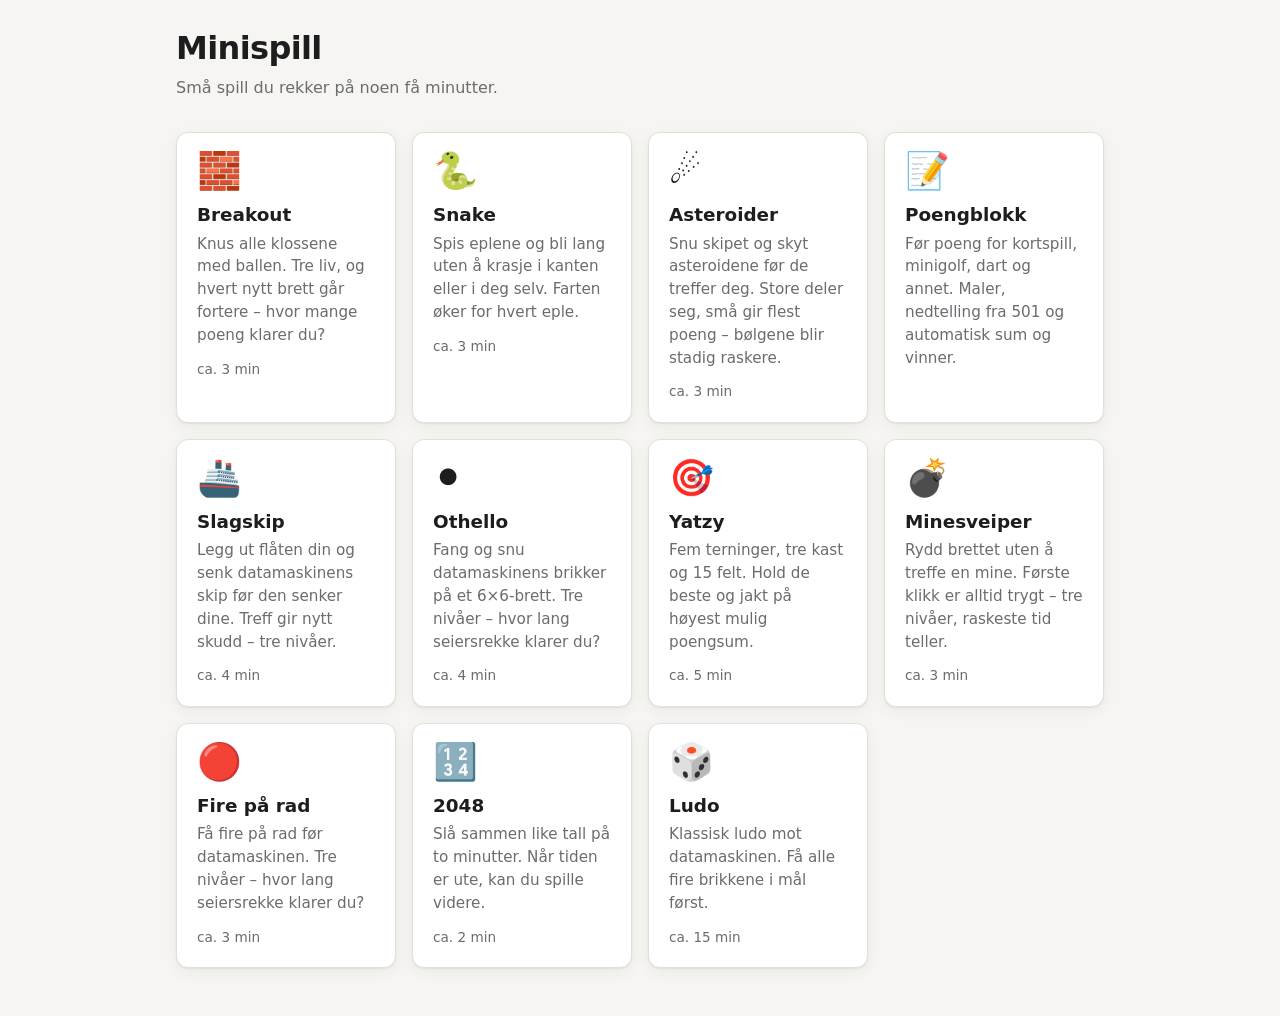
<file: index.html>
<!doctype html>
<html lang="nb">
<head>
  <meta charset="utf-8">
  <meta name="viewport" content="width=device-width, initial-scale=1">
  <title>Minispill</title>
  <link rel="stylesheet" href="shared/style.css">
</head>
<body>
  <main class="container">
    <h1>Minispill</h1>
    <p class="subtitle">Små spill du rekker på noen få minutter.</p>
    <div id="games" class="game-grid"></div>
  </main>

  <script src="shared/common.js"></script>
  <script src="games/registry.js"></script>
  <script>
    (function () {
      const root = document.getElementById("games");
      const games = window.GAMES || [];

      if (games.length === 0) {
        root.outerHTML =
          '<div class="empty">Ingen spill ennå. Kopier <code>games/_mal/</code> for å lage det første.</div>';
        return;
      }

      for (const g of games) {
        const a = document.createElement("a");
        a.className = "game-card";
        a.href = "games/" + g.id + "/";

        const best = Common.getBest(g.id);
        const meta = [];
        if (g.minutes) meta.push("ca. " + g.minutes + " min");
        if (best !== null) meta.push("Rekord: " + best);

        a.innerHTML =
          '<div class="emoji"></div><h2></h2><p></p><div class="meta"></div>';
        a.querySelector(".emoji").textContent = g.emoji || "🎮";
        a.querySelector("h2").textContent = g.title;
        a.querySelector("p").textContent = g.description || "";
        a.querySelector(".meta").textContent = meta.join(" · ");
        root.appendChild(a);
      }
    })();
  </script>
</body>
</html>
</file>
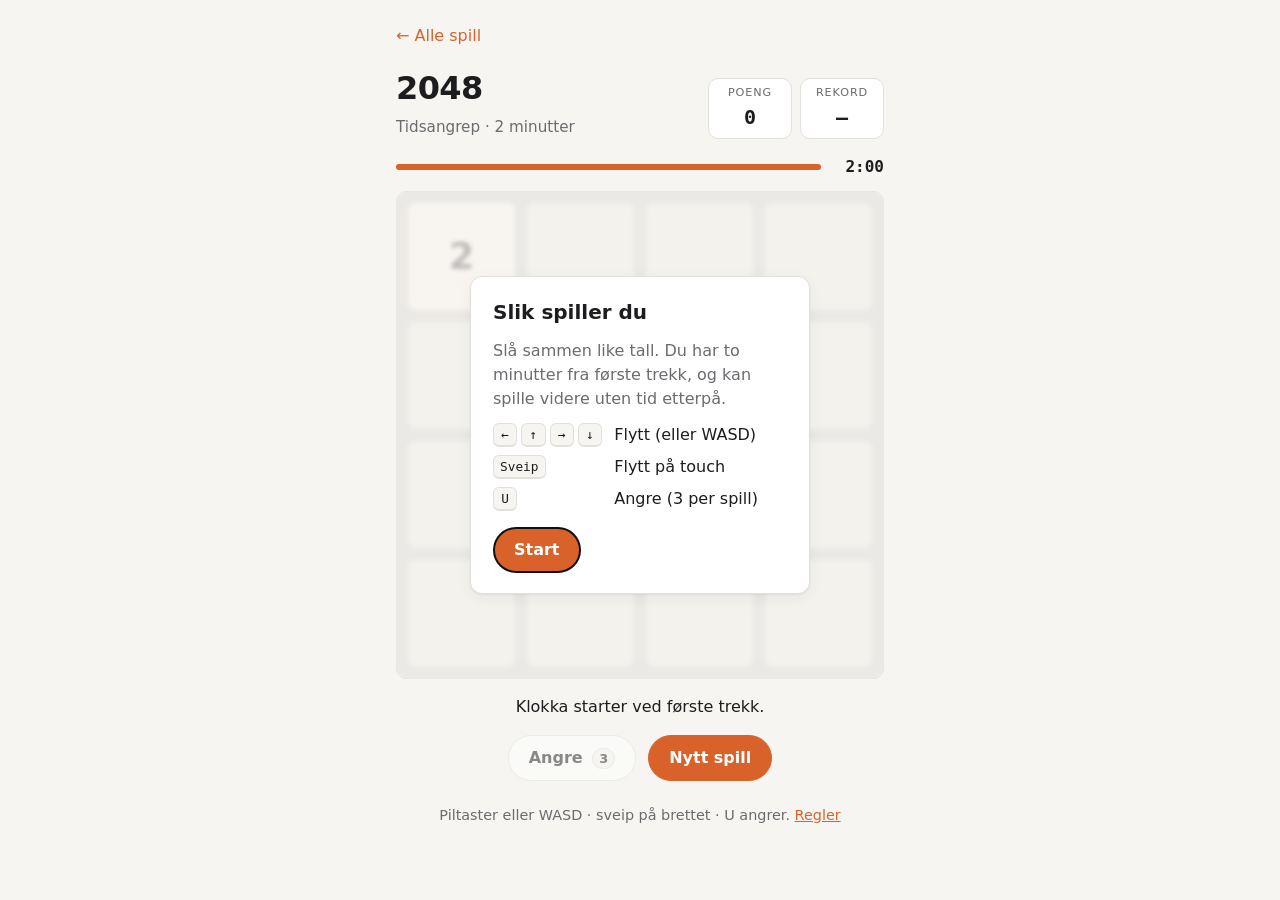
<file: games/2048/index.html>
<!doctype html>
<html lang="nb">
<head>
  <meta charset="utf-8">
  <meta name="viewport" content="width=device-width, initial-scale=1">
  <title>2048 – Minispill</title>
  <link rel="stylesheet" href="../../shared/style.css">
  <link rel="stylesheet" href="style.css">
</head>
<body>
  <main class="container narrow">
    <a class="back" href="../../index.html">← Alle spill</a>

    <div class="game-header">
      <div>
        <h1>2048</h1>
        <p id="mode" class="mode">Tidsangrep · 2 minutter</p>
      </div>
      <div class="scores">
        <div class="score"><span>Poeng</span><strong id="score">0</strong></div>
        <div class="score"><span>Rekord</span><strong id="best">–</strong></div>
      </div>
    </div>

    <div class="clock" id="clock">
      <div class="clock-bar"><div id="clock-fill" class="clock-fill"></div></div>
      <strong id="time" class="clock-time">2:00</strong>
    </div>

    <div id="board" class="board board2048">
      <div id="grid" class="g2048" aria-label="Brett">
        <div class="cells"></div>
        <div id="tiles" class="tiles"></div>
      </div>
    </div>

    <p id="message" class="message"></p>

    <div class="controls">
      <button id="undo" class="btn">Angre <span id="undos" class="badge">3</span></button>
      <button id="new" class="btn primary">Nytt spill</button>
    </div>

    <p class="help">
      Piltaster eller WASD · sveip på brettet · U angrer.
      <a href="REGLER.md">Regler</a>
    </p>
  </main>

  <script src="../../shared/common.js"></script>
  <script src="logic.js"></script>
  <script src="game.js"></script>
</body>
</html>
</file>
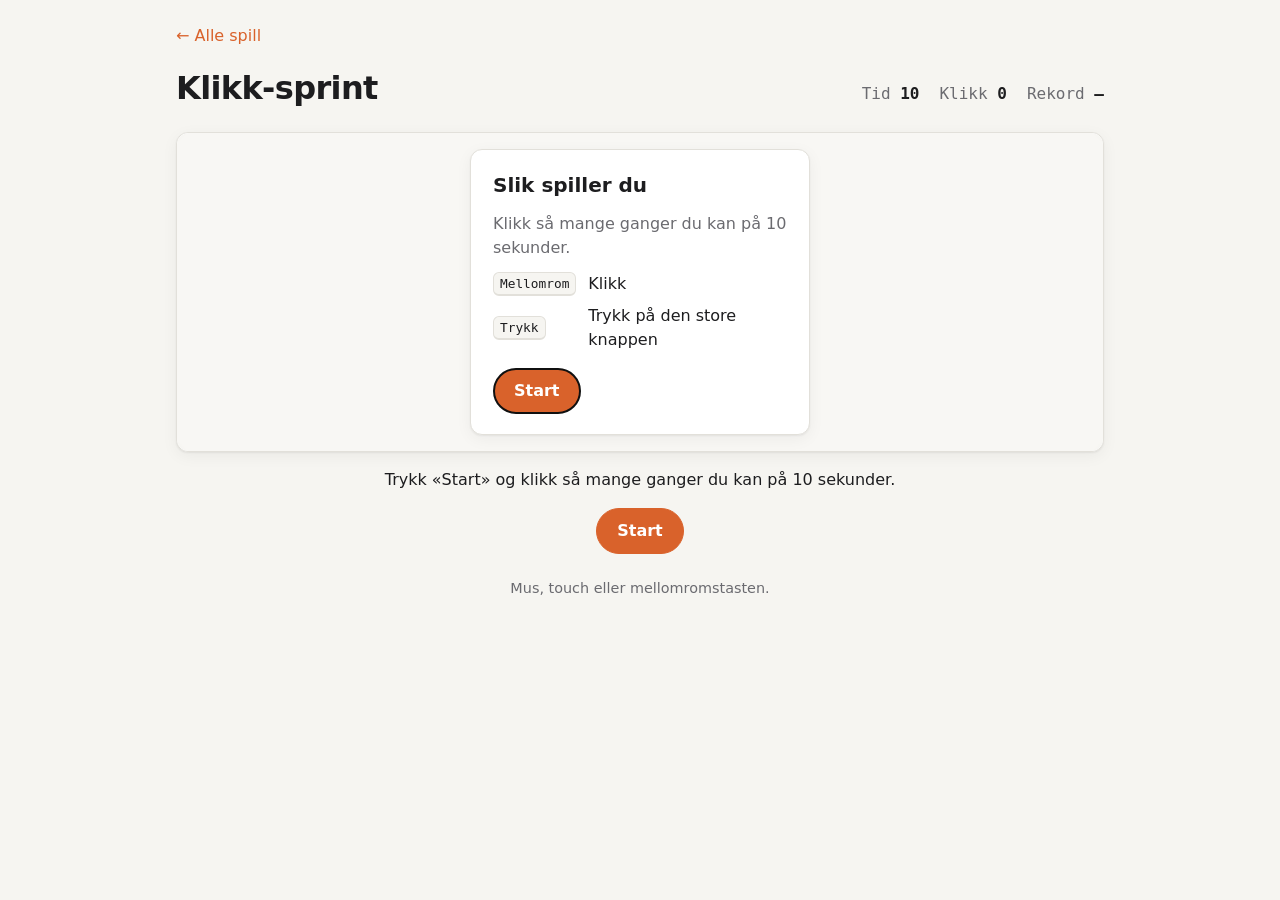
<file: games/_mal/index.html>
<!doctype html>
<html lang="nb">
<head>
  <meta charset="utf-8">
  <meta name="viewport" content="width=device-width, initial-scale=1">
  <title>Klikk-sprint – Minispill</title>
  <link rel="stylesheet" href="../../shared/style.css">
  <link rel="stylesheet" href="style.css">
</head>
<body>
  <main class="container">
    <a class="back" href="../../index.html">← Alle spill</a>

    <div class="game-header">
      <h1>Klikk-sprint</h1>
      <div class="stats">
        <div><span>Tid</span> <strong id="time">10</strong></div>
        <div><span>Klikk</span> <strong id="score">0</strong></div>
        <div><span>Rekord</span> <strong id="best">–</strong></div>
      </div>
    </div>

    <div class="board">
      <button id="target" class="target" disabled>Klikk!</button>
    </div>

    <p id="message" class="message">Trykk «Start» og klikk så mange ganger du kan på 10 sekunder.</p>

    <div class="controls">
      <button id="start" class="btn primary">Start</button>
    </div>

    <p class="help">Mus, touch eller mellomromstasten.</p>
  </main>

  <script src="../../shared/common.js"></script>
  <script src="logic.js"></script>
  <script src="game.js"></script>
</body>
</html>
</file>
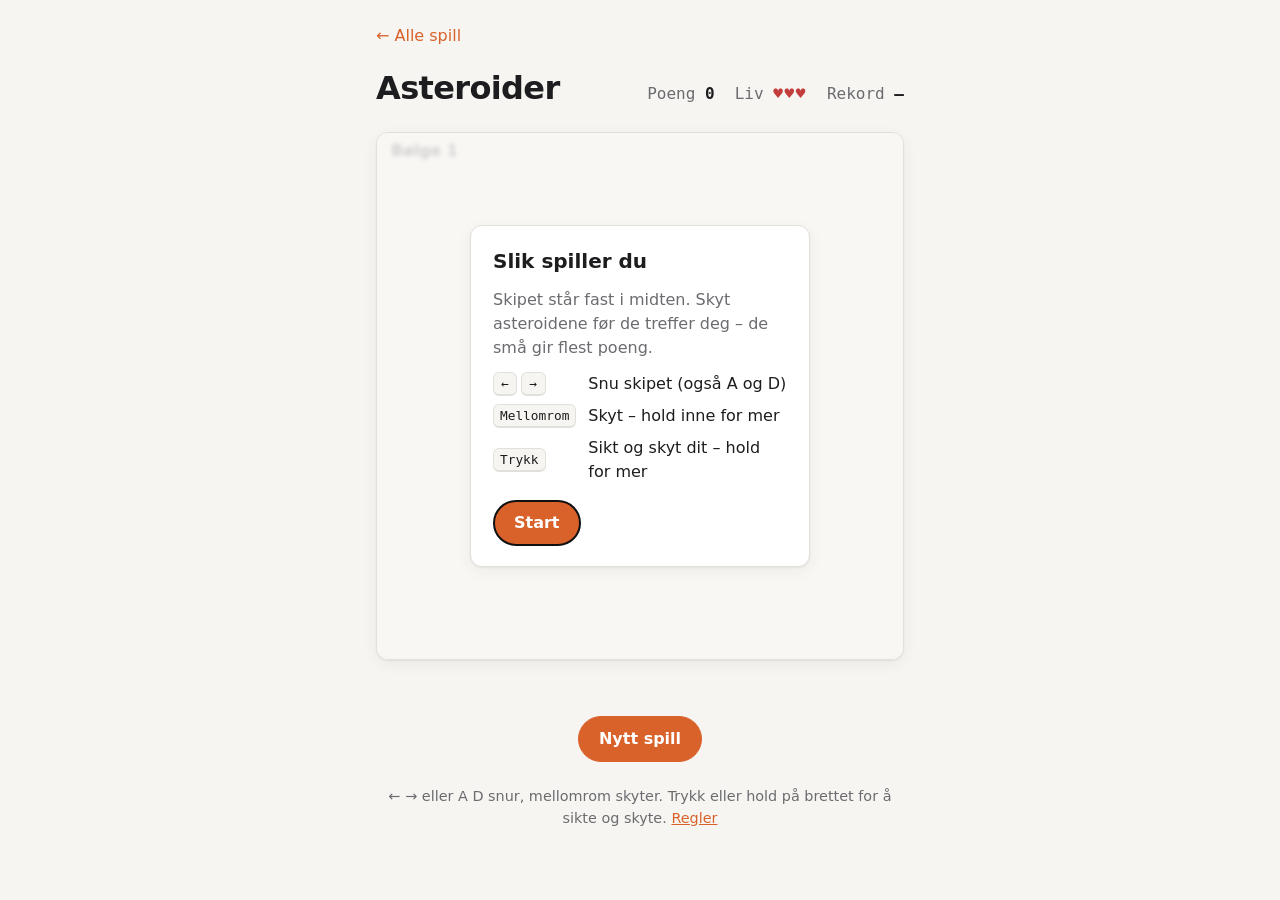
<file: games/asteroider/index.html>
<!doctype html>
<html lang="nb">
<head>
  <meta charset="utf-8">
  <meta name="viewport" content="width=device-width, initial-scale=1">
  <title>Asteroider – Minispill</title>
  <link rel="stylesheet" href="../../shared/style.css">
  <link rel="stylesheet" href="style.css">
</head>
<body>
  <main class="container narrow">
    <a class="back" href="../../index.html">← Alle spill</a>

    <div class="game-header">
      <h1>Asteroider</h1>
      <div class="stats">
        <div><span>Poeng</span> <strong id="score">0</strong></div>
        <div><span>Liv</span> <strong id="lives" class="lives">♥♥♥</strong></div>
        <div><span>Rekord</span> <strong id="best">–</strong></div>
      </div>
    </div>

    <div id="board" class="board astboard">
      <canvas id="canvas" class="space" aria-label="Rommet med skipet i midten" role="img"></canvas>
    </div>

    <p id="message" class="message" aria-live="polite"></p>

    <div class="controls">
      <button id="new" class="btn primary">Nytt spill</button>
    </div>

    <p class="help">
      ← → eller A D snur, mellomrom skyter. Trykk eller hold på brettet for å sikte og skyte.
      <a href="REGLER.md">Regler</a>
    </p>
  </main>

  <script src="../../shared/common.js"></script>
  <script src="logic.js"></script>
  <script src="game.js"></script>
</body>
</html>
</file>
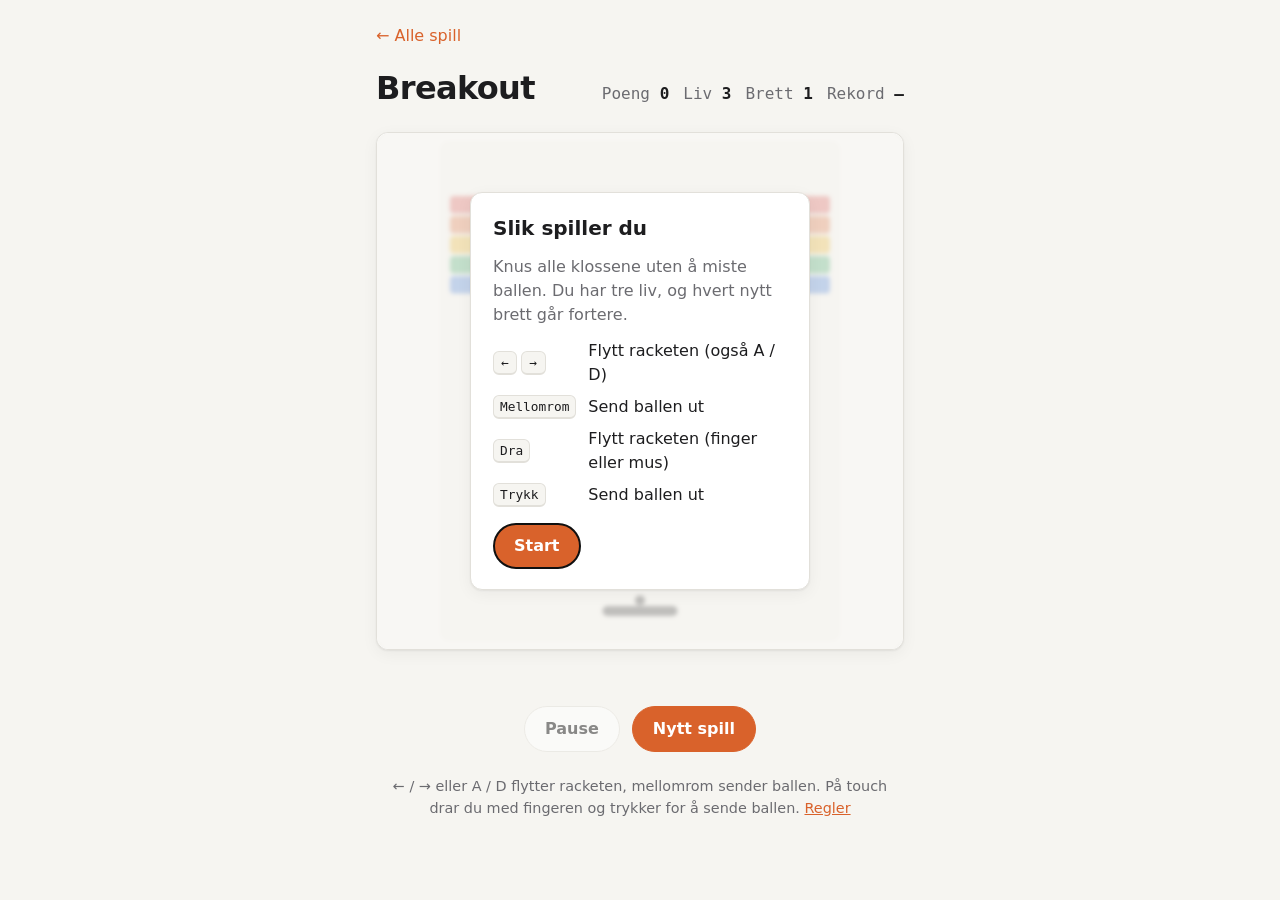
<file: games/breakout/index.html>
<!doctype html>
<html lang="nb">
<head>
  <meta charset="utf-8">
  <meta name="viewport" content="width=device-width, initial-scale=1">
  <title>Breakout – Minispill</title>
  <link rel="stylesheet" href="../../shared/style.css">
  <link rel="stylesheet" href="style.css">
</head>
<body>
  <main class="container narrow">
    <a class="back" href="../../index.html">← Alle spill</a>

    <div class="game-header">
      <h1>Breakout</h1>
      <div class="stats">
        <div><span>Poeng</span> <strong id="score">0</strong></div>
        <div><span>Liv</span> <strong id="lives">3</strong></div>
        <div><span>Brett</span> <strong id="level">1</strong></div>
        <div><span>Rekord</span> <strong id="best">–</strong></div>
      </div>
    </div>

    <div id="board" class="board bboard">
      <canvas id="canvas" aria-label="Spillflate: klosser øverst, racket nederst"></canvas>
    </div>

    <p id="message" class="message" aria-live="polite"></p>

    <div class="controls">
      <button id="pause" class="btn">Pause</button>
      <button id="new" class="btn primary">Nytt spill</button>
    </div>

    <p class="help">
      ← / → eller A / D flytter racketen, mellomrom sender ballen. På touch drar du med fingeren og trykker for å sende ballen.
      <a href="REGLER.md">Regler</a>
    </p>
  </main>

  <script src="../../shared/common.js"></script>
  <script src="logic.js"></script>
  <script src="game.js"></script>
</body>
</html>
</file>
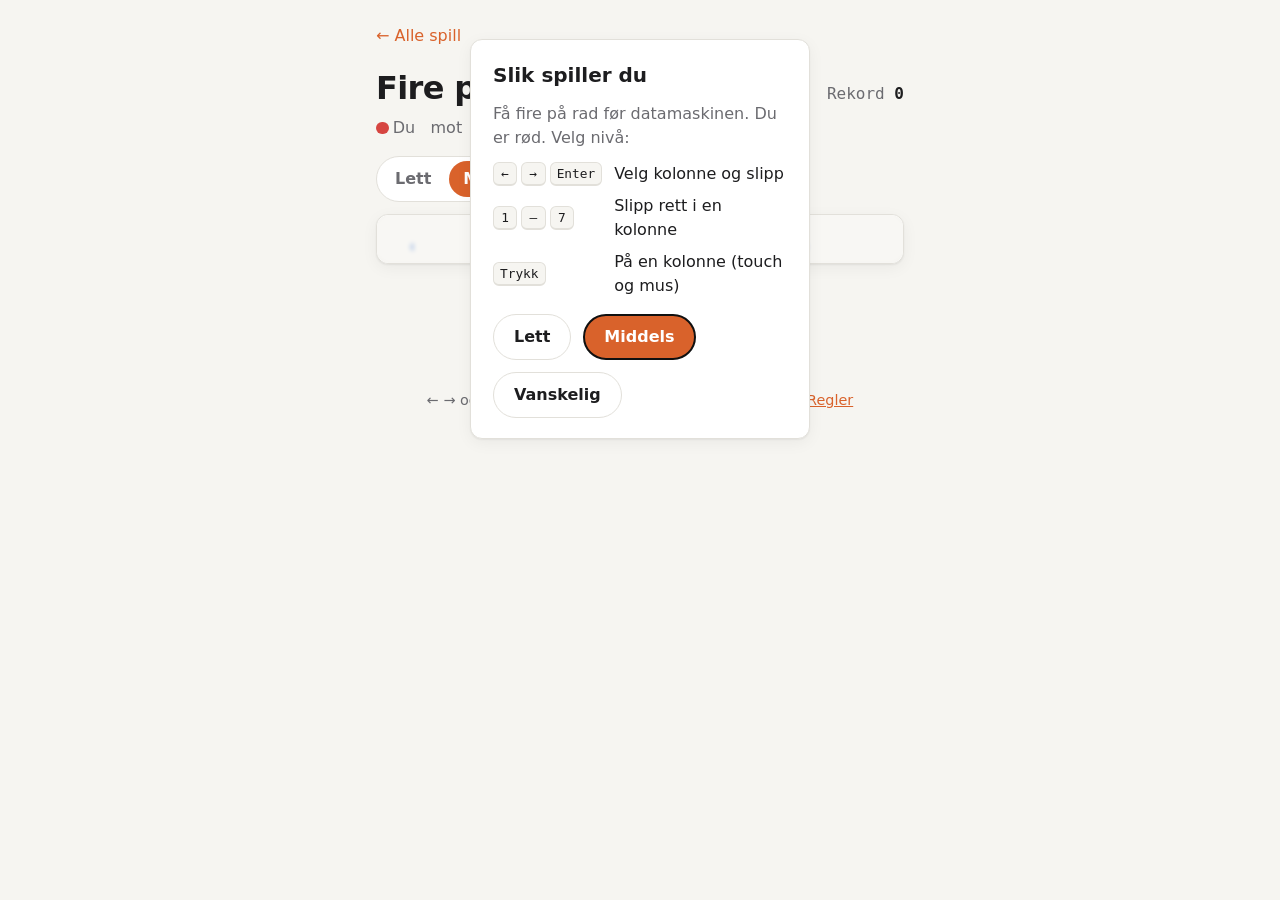
<file: games/fire-pa-rad/index.html>
<!doctype html>
<html lang="nb">
<head>
  <meta charset="utf-8">
  <meta name="viewport" content="width=device-width, initial-scale=1">
  <title>Fire på rad – Minispill</title>
  <link rel="stylesheet" href="../../shared/style.css">
  <link rel="stylesheet" href="style.css">
</head>
<body>
  <main class="container narrow">
    <a class="back" href="../../index.html">← Alle spill</a>

    <div class="game-header">
      <div>
        <h1>Fire på rad</h1>
        <p class="sub"><span class="dot red"></span> Du &nbsp; mot &nbsp; <span class="dot yellow"></span> Datamaskinen</p>
      </div>
      <div class="stats">
        <div><span>Rekke</span> <strong id="streak">0</strong></div>
        <div><span>Rekord</span> <strong id="best">0</strong></div>
      </div>
    </div>

    <div class="levels" role="group" aria-label="Nivå">
      <button class="level" data-level="lett" aria-pressed="false">Lett</button>
      <button class="level" data-level="middels" aria-pressed="true">Middels</button>
      <button class="level" data-level="vanskelig" aria-pressed="false">Vanskelig</button>
    </div>

    <div id="board" class="board c4board">
      <div id="grid" class="c4" aria-label="Brett, 7 kolonner"></div>
    </div>

    <p id="message" class="message" aria-live="polite"></p>

    <div class="controls">
      <button id="new" class="btn primary">Nytt parti</button>
    </div>

    <p class="help">
      ← → og Enter, tallene 1–7, eller trykk på en kolonne.
      <a href="REGLER.md">Regler</a>
    </p>
  </main>

  <script src="../../shared/common.js"></script>
  <script src="logic.js"></script>
  <script src="game.js"></script>
</body>
</html>
</file>
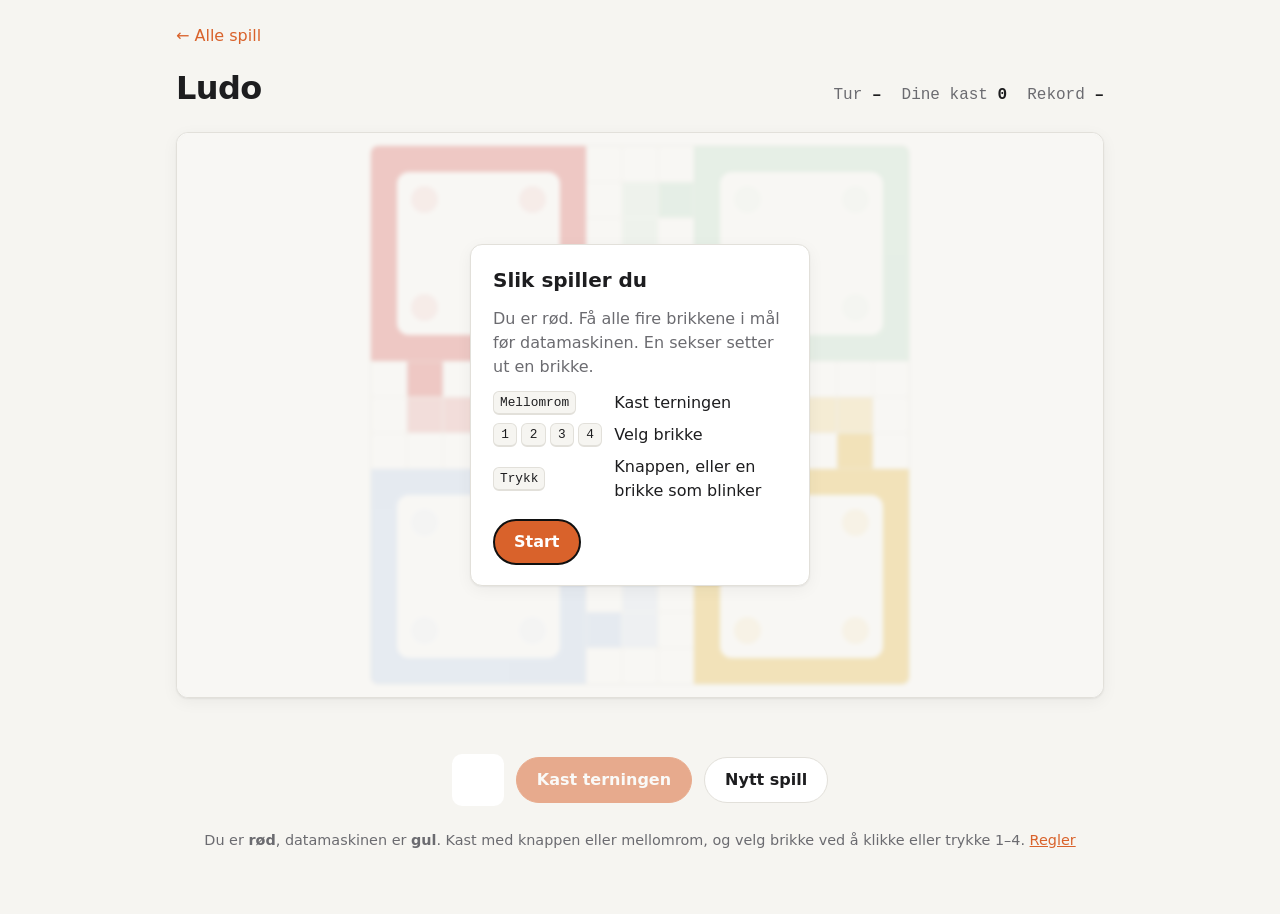
<file: games/ludo/index.html>
<!doctype html>
<html lang="nb">
<head>
  <meta charset="utf-8">
  <meta name="viewport" content="width=device-width, initial-scale=1">
  <title>Ludo – Minispill</title>
  <link rel="stylesheet" href="../../shared/style.css">
  <link rel="stylesheet" href="style.css">
</head>
<body>
  <main class="container">
    <a class="back" href="../../index.html">← Alle spill</a>

    <div class="game-header">
      <h1>Ludo</h1>
      <div class="stats">
        <div><span>Tur</span> <strong id="turn">–</strong></div>
        <div><span>Dine kast</span> <strong id="throws">0</strong></div>
        <div><span>Rekord</span> <strong id="best">–</strong></div>
      </div>
    </div>

    <div class="board ludo-wrap">
      <div id="ludo" class="ludo-board" aria-label="Ludobrett"></div>
    </div>

    <p id="message" class="message"></p>

    <div class="controls">
      <div id="dice" class="dice" aria-live="polite"></div>
      <button id="roll" class="btn primary">Kast terningen</button>
      <button id="new" class="btn">Nytt spill</button>
    </div>

    <p class="help">
      Du er <strong>rød</strong>, datamaskinen er <strong>gul</strong>.
      Kast med knappen eller mellomrom, og velg brikke ved å klikke eller trykke 1–4.
      <a href="REGLER.md">Regler</a>
    </p>
  </main>

  <script src="../../shared/common.js"></script>
  <script src="logic.js"></script>
  <script src="game.js"></script>
</body>
</html>
</file>
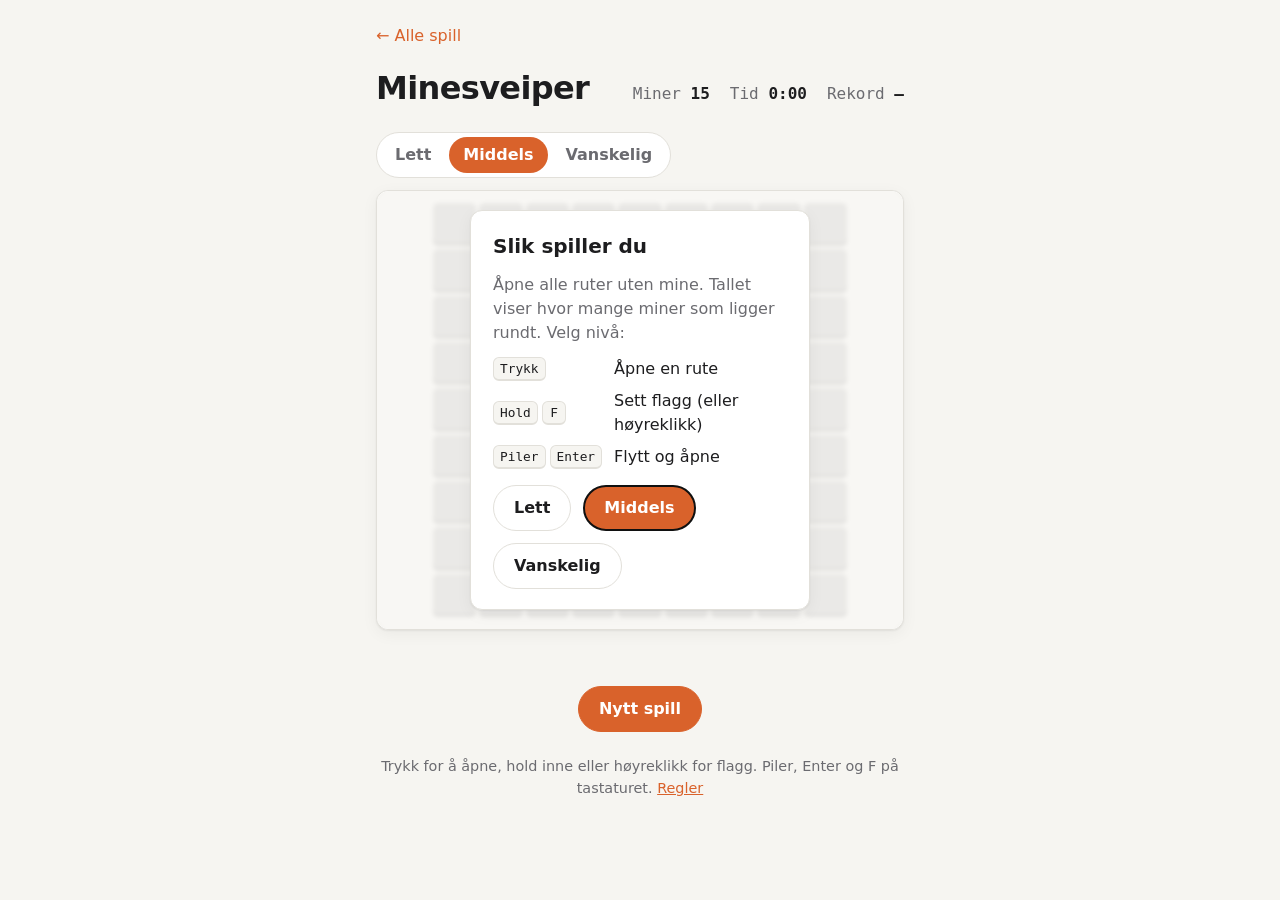
<file: games/minesveiper/index.html>
<!doctype html>
<html lang="nb">
<head>
  <meta charset="utf-8">
  <meta name="viewport" content="width=device-width, initial-scale=1">
  <title>Minesveiper – Minispill</title>
  <link rel="stylesheet" href="../../shared/style.css">
  <link rel="stylesheet" href="style.css">
</head>
<body>
  <main class="container narrow">
    <a class="back" href="../../index.html">← Alle spill</a>

    <div class="game-header">
      <h1>Minesveiper</h1>
      <div class="stats">
        <div><span>Miner</span> <strong id="mines">15</strong></div>
        <div><span>Tid</span> <strong id="time">0:00</strong></div>
        <div><span>Rekord</span> <strong id="best">–</strong></div>
      </div>
    </div>

    <div class="levels" role="group" aria-label="Nivå">
      <button class="level" data-level="lett" aria-pressed="false">Lett</button>
      <button class="level" data-level="middels" aria-pressed="true">Middels</button>
      <button class="level" data-level="vanskelig" aria-pressed="false">Vanskelig</button>
    </div>

    <div id="board" class="board msboard">
      <div id="grid" class="ms" role="group" aria-label="Brett"></div>
    </div>

    <p id="message" class="message" aria-live="polite"></p>

    <div class="controls">
      <button id="new" class="btn primary">Nytt spill</button>
    </div>

    <p class="help">
      Trykk for å åpne, hold inne eller høyreklikk for flagg. Piler, Enter og F på tastaturet.
      <a href="REGLER.md">Regler</a>
    </p>
  </main>

  <script src="../../shared/common.js"></script>
  <script src="logic.js"></script>
  <script src="game.js"></script>
</body>
</html>
</file>
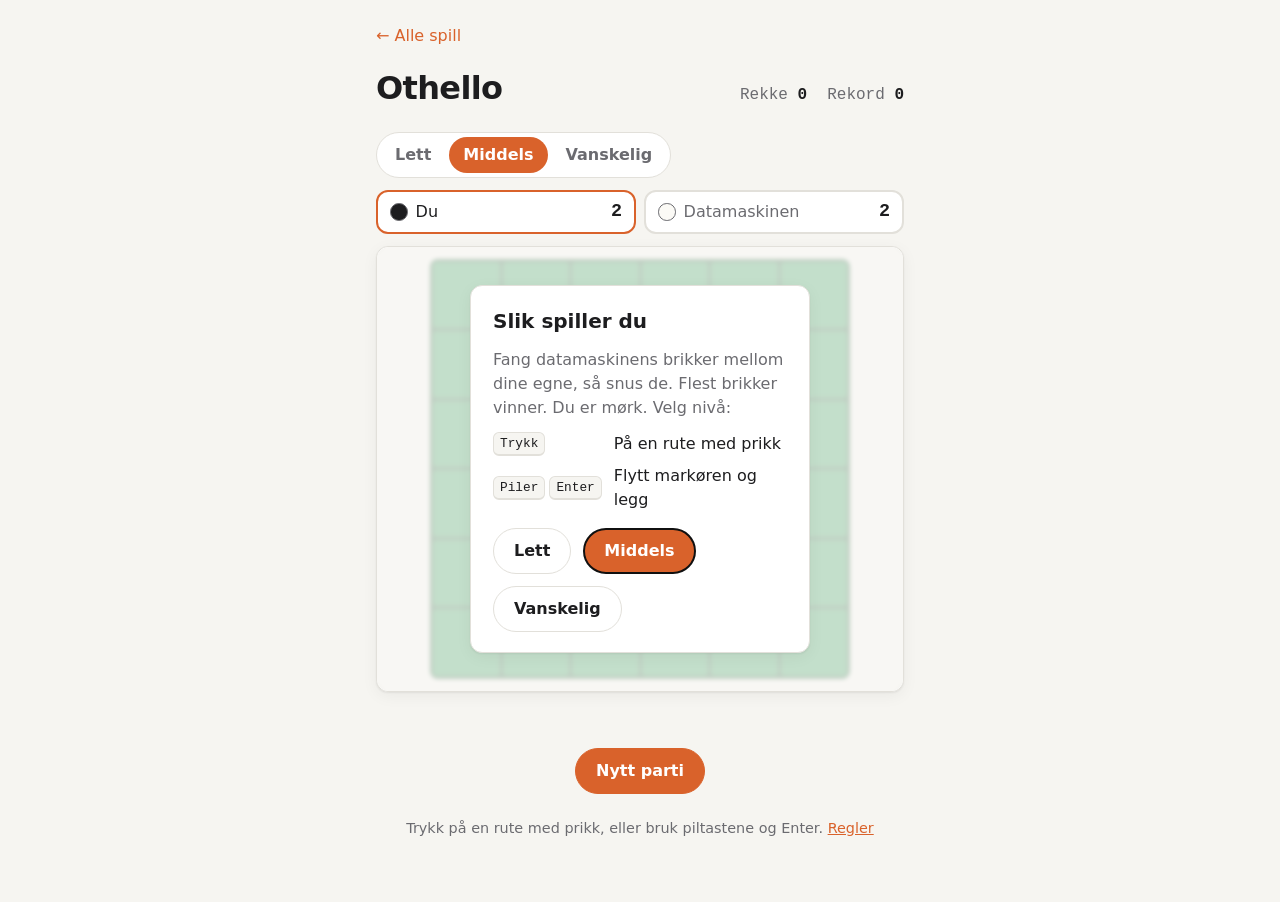
<file: games/othello/index.html>
<!doctype html>
<html lang="nb">
<head>
  <meta charset="utf-8">
  <meta name="viewport" content="width=device-width, initial-scale=1">
  <title>Othello – Minispill</title>
  <link rel="stylesheet" href="../../shared/style.css">
  <link rel="stylesheet" href="style.css">
</head>
<body>
  <main class="container narrow">
    <a class="back" href="../../index.html">← Alle spill</a>

    <div class="game-header">
      <h1>Othello</h1>
      <div class="stats">
        <div><span>Rekke</span> <strong id="streak">0</strong></div>
        <div><span>Rekord</span> <strong id="best">0</strong></div>
      </div>
    </div>

    <div class="levels" role="group" aria-label="Nivå">
      <button class="level" data-level="lett" aria-pressed="false">Lett</button>
      <button class="level" data-level="middels" aria-pressed="true">Middels</button>
      <button class="level" data-level="vanskelig" aria-pressed="false">Vanskelig</button>
    </div>

    <div class="score" aria-label="Brikker">
      <div id="side0" class="side"><span class="disc dark"></span> Du <strong id="count0">2</strong></div>
      <div id="side1" class="side"><span class="disc light"></span> Datamaskinen <strong id="count1">2</strong></div>
    </div>

    <div id="board" class="board oboard">
      <div id="grid" class="ogrid" aria-label="Brett, 6 ganger 6 ruter"></div>
    </div>

    <p id="message" class="message" aria-live="polite"></p>

    <div class="controls">
      <button id="new" class="btn primary">Nytt parti</button>
    </div>

    <p class="help">
      Trykk på en rute med prikk, eller bruk piltastene og Enter.
      <a href="REGLER.md">Regler</a>
    </p>
  </main>

  <script src="../../shared/common.js"></script>
  <script src="logic.js"></script>
  <script src="game.js"></script>
</body>
</html>
</file>
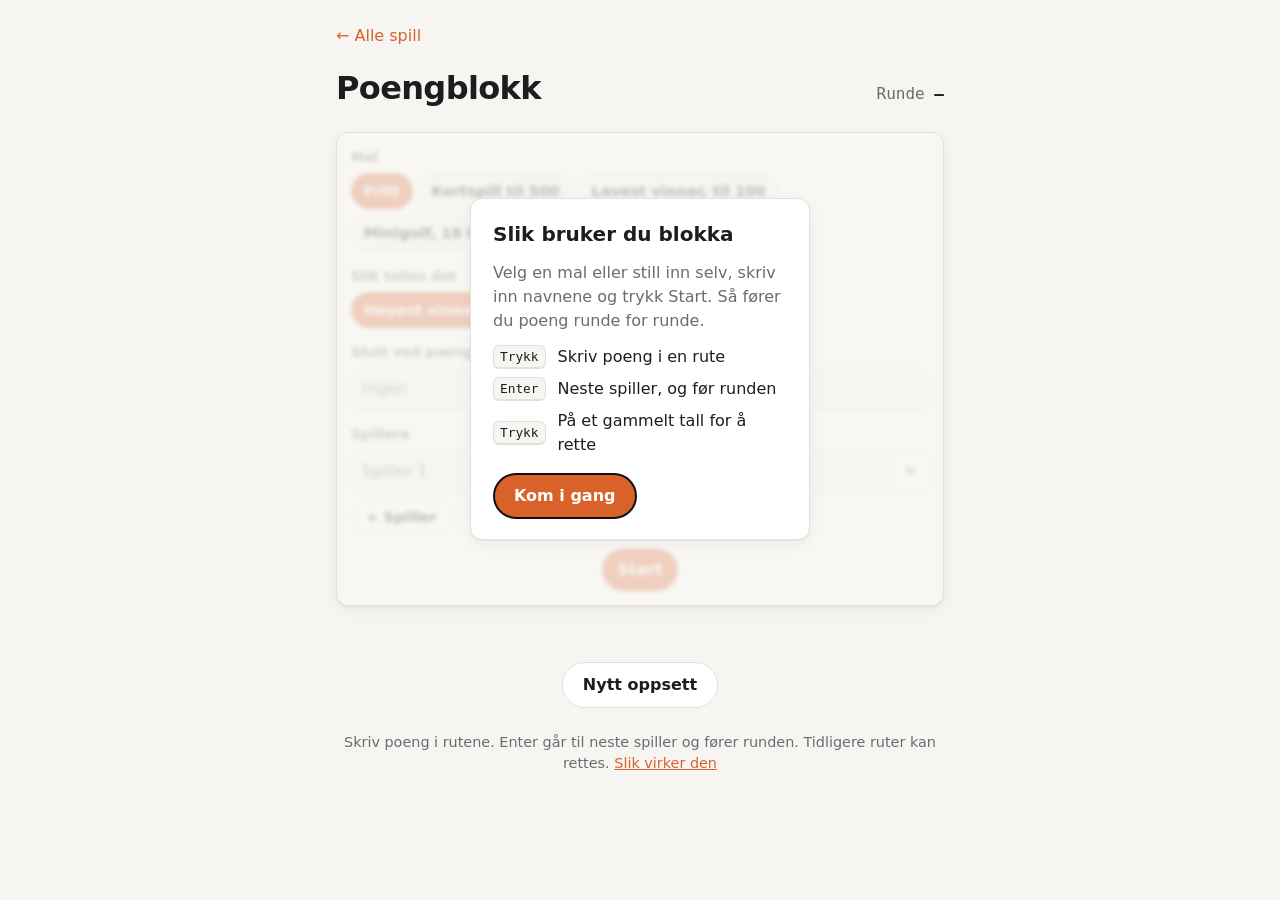
<file: games/poengblokk/index.html>
<!doctype html>
<html lang="nb">
<head>
  <meta charset="utf-8">
  <meta name="viewport" content="width=device-width, initial-scale=1">
  <title>Poengblokk – Minispill</title>
  <link rel="stylesheet" href="../../shared/style.css">
  <link rel="stylesheet" href="style.css">
</head>
<body>
  <main class="container narrow">
    <a class="back" href="../../index.html">← Alle spill</a>

    <div class="game-header">
      <h1>Poengblokk</h1>
      <div class="stats">
        <div><span>Runde</span> <strong id="round">–</strong></div>
      </div>
    </div>

    <div id="board" class="board pboard setup-view">
      <div id="setup" class="setup">
        <div class="field">
          <span class="label">Mal</span>
          <div id="templates" class="chips" role="group" aria-label="Mal"></div>
        </div>

        <div class="field">
          <span class="label">Slik telles det</span>
          <div id="modes" class="chips" role="group" aria-label="Slik telles det">
            <button class="chip" data-mode="hoyest">Høyest vinner</button>
            <button class="chip" data-mode="lavest">Lavest vinner</button>
            <button class="chip" data-mode="nedtelling">Nedtelling</button>
          </div>
        </div>

        <div class="limits">
          <label id="f-start" class="field">
            <span class="label">Teller ned fra</span>
            <input id="start" class="box" type="number" inputmode="numeric" min="1">
          </label>
          <label id="f-target" class="field">
            <span class="label">Slutt ved poengsum</span>
            <input id="target" class="box" type="number" inputmode="numeric" min="1" placeholder="ingen">
          </label>
          <label id="f-rounds" class="field">
            <span class="label">Antall runder</span>
            <input id="rounds" class="box" type="number" inputmode="numeric" min="1" placeholder="fritt">
          </label>
        </div>

        <div class="field">
          <span class="label">Spillere</span>
          <div id="players" class="players"></div>
          <button id="add" class="btn small">+ Spiller</button>
        </div>

        <div class="dock-buttons">
          <button id="go" class="btn primary">Start</button>
          <button id="back" class="btn" hidden>Tilbake til spillet</button>
        </div>
      </div>

      <div id="pad" class="pad">
        <p id="summary" class="caption"></p>
        <div class="tablewrap">
          <table id="table" class="sheet"></table>
        </div>
        <div class="dock-buttons">
          <button id="next" class="btn primary">Neste runde</button>
          <button id="again" class="btn primary" hidden>Ny omgang</button>
          <button id="resume" class="btn" hidden>Fortsett spillet</button>
          <button id="undo" class="btn">Slett siste runde</button>
          <button id="end" class="btn">Avslutt</button>
        </div>
      </div>
    </div>

    <p id="message" class="message" aria-live="polite"></p>

    <div class="controls">
      <button id="new" class="btn">Nytt oppsett</button>
    </div>

    <p class="help">
      Skriv poeng i rutene. Enter går til neste spiller og fører runden. Tidligere ruter kan rettes.
      <a href="REGLER.md">Slik virker den</a>
    </p>
  </main>

  <script src="../../shared/common.js"></script>
  <script src="logic.js"></script>
  <script src="game.js"></script>
</body>
</html>
</file>
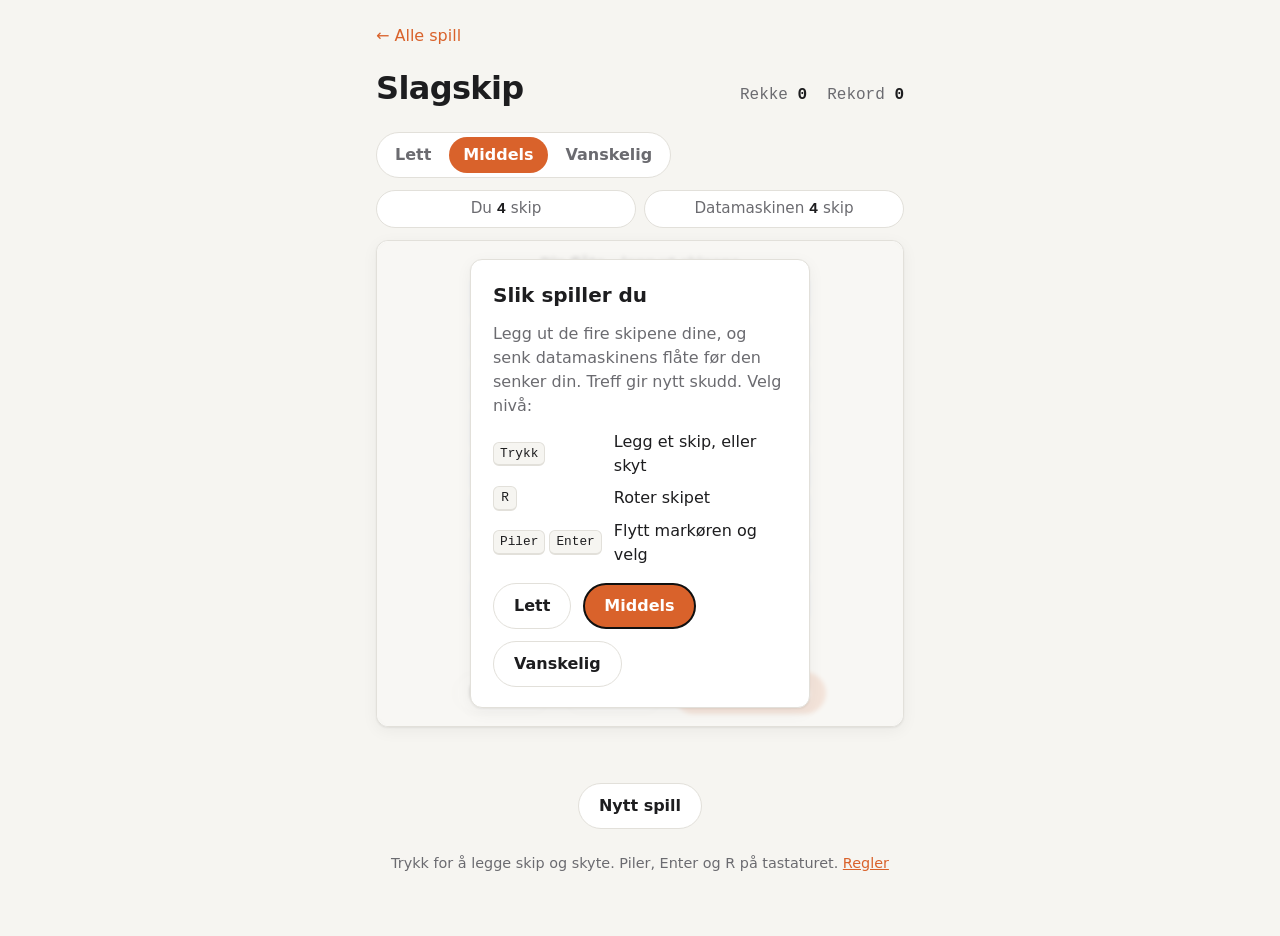
<file: games/slagskip/index.html>
<!doctype html>
<html lang="nb">
<head>
  <meta charset="utf-8">
  <meta name="viewport" content="width=device-width, initial-scale=1">
  <title>Slagskip – Minispill</title>
  <link rel="stylesheet" href="../../shared/style.css">
  <link rel="stylesheet" href="style.css">
</head>
<body>
  <main class="container narrow">
    <a class="back" href="../../index.html">← Alle spill</a>

    <div class="game-header">
      <h1>Slagskip</h1>
      <div class="stats">
        <div><span>Rekke</span> <strong id="streak">0</strong></div>
        <div><span>Rekord</span> <strong id="best">0</strong></div>
      </div>
    </div>

    <div class="levels" role="group" aria-label="Nivå">
      <button class="level" data-level="lett" aria-pressed="false">Lett</button>
      <button class="level" data-level="middels" aria-pressed="true">Middels</button>
      <button class="level" data-level="vanskelig" aria-pressed="false">Vanskelig</button>
    </div>

    <div class="score" aria-label="Skip igjen">
      <div id="side0" class="side">Du <strong id="count0">4</strong> skip</div>
      <div id="side1" class="side">Datamaskinen <strong id="count1">4</strong> skip</div>
    </div>

    <div id="board" class="board bsboard placing">
      <div class="sea">
        <p id="caption" class="caption">Din flåte</p>
        <div id="grid" class="bgrid" role="group" aria-label="Brett, 8 ganger 8 ruter"></div>
      </div>

      <div class="sea own">
        <p class="caption">Din flåte</p>
        <div id="mini" class="bgrid mini" aria-hidden="true"></div>
      </div>

      <div class="dock">
        <div id="ships" class="ships" role="group" aria-label="Velg skip"></div>
        <div class="dock-buttons">
          <button id="rotate" class="btn">Roter</button>
          <button id="random" class="btn">Tilfeldig</button>
          <button id="start" class="btn primary" disabled>Start kampen</button>
        </div>
      </div>
    </div>

    <p id="message" class="message" aria-live="polite"></p>

    <div class="controls">
      <button id="new" class="btn">Nytt spill</button>
    </div>

    <p class="help">
      Trykk for å legge skip og skyte. Piler, Enter og R på tastaturet.
      <a href="REGLER.md">Regler</a>
    </p>
  </main>

  <script src="../../shared/common.js"></script>
  <script src="logic.js"></script>
  <script src="game.js"></script>
</body>
</html>
</file>
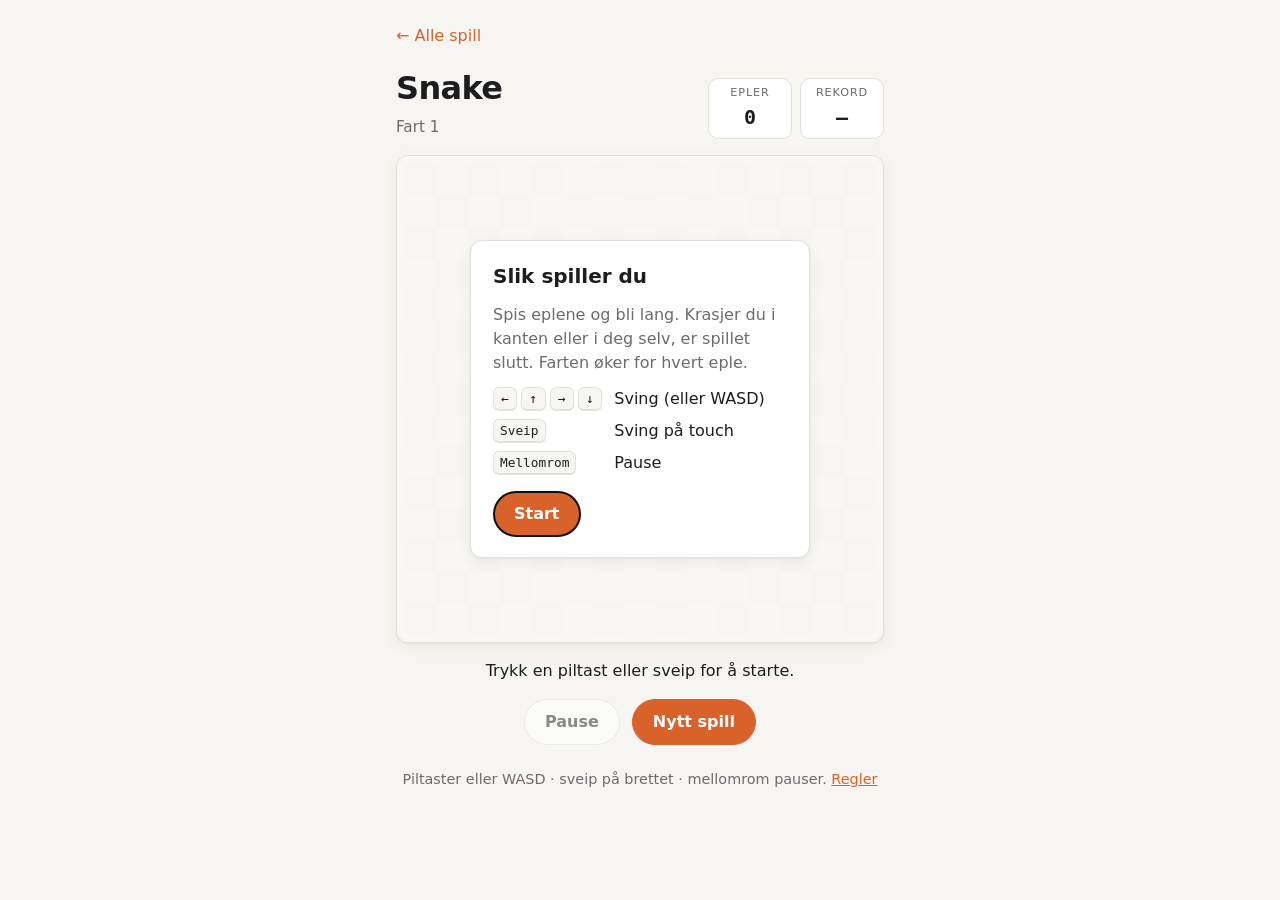
<file: games/snake/index.html>
<!doctype html>
<html lang="nb">
<head>
  <meta charset="utf-8">
  <meta name="viewport" content="width=device-width, initial-scale=1">
  <title>Snake – Minispill</title>
  <link rel="stylesheet" href="../../shared/style.css">
  <link rel="stylesheet" href="style.css">
</head>
<body>
  <main class="container narrow">
    <a class="back" href="../../index.html">← Alle spill</a>

    <div class="game-header">
      <div>
        <h1>Snake</h1>
        <p id="speed" class="mode">Fart 1</p>
      </div>
      <div class="scores">
        <div class="score"><span>Epler</span><strong id="score">0</strong></div>
        <div class="score"><span>Rekord</span><strong id="best">–</strong></div>
      </div>
    </div>

    <div id="board" class="board board-snake">
      <canvas id="canvas" aria-label="Brett, 15 × 15 ruter"></canvas>
    </div>

    <p id="message" class="message"></p>

    <div class="controls">
      <button id="pause" class="btn">Pause</button>
      <button id="new" class="btn primary">Nytt spill</button>
    </div>

    <p class="help">
      Piltaster eller WASD · sveip på brettet · mellomrom pauser.
      <a href="REGLER.md">Regler</a>
    </p>
  </main>

  <script src="../../shared/common.js"></script>
  <script src="logic.js"></script>
  <script src="game.js"></script>
</body>
</html>
</file>
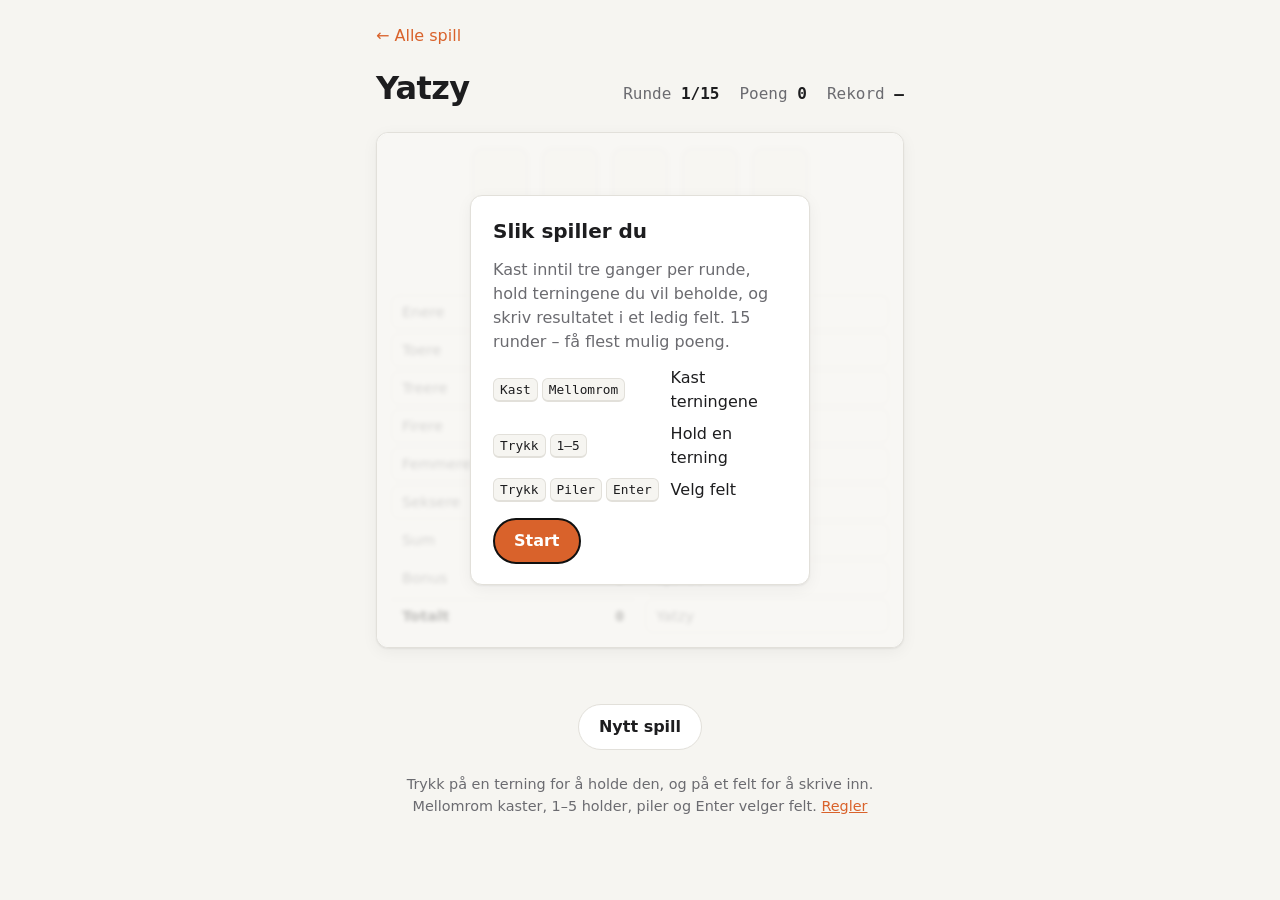
<file: games/yatzy/index.html>
<!doctype html>
<html lang="nb">
<head>
  <meta charset="utf-8">
  <meta name="viewport" content="width=device-width, initial-scale=1">
  <title>Yatzy – Minispill</title>
  <link rel="stylesheet" href="../../shared/style.css">
  <link rel="stylesheet" href="style.css">
</head>
<body>
  <main class="container narrow">
    <a class="back" href="../../index.html">← Alle spill</a>

    <div class="game-header">
      <h1>Yatzy</h1>
      <div class="stats">
        <div><span>Runde</span> <strong id="round">1/15</strong></div>
        <div><span>Poeng</span> <strong id="score">0</strong></div>
        <div><span>Rekord</span> <strong id="best">–</strong></div>
      </div>
    </div>

    <div id="board" class="board yboard">
      <div id="dice" class="dice-row" role="group" aria-label="Terninger"></div>
      <button id="roll" class="btn primary roll">Kast</button>
      <div id="sheet" class="sheet" role="group" aria-label="Skjema">
        <div id="upper" class="col"></div>
        <div id="lower" class="col"></div>
      </div>
    </div>

    <p id="message" class="message" aria-live="polite"></p>

    <div class="controls">
      <button id="new" class="btn">Nytt spill</button>
    </div>

    <p class="help">
      Trykk på en terning for å holde den, og på et felt for å skrive inn. Mellomrom kaster, 1–5 holder, piler og Enter velger felt.
      <a href="REGLER.md">Regler</a>
    </p>
  </main>

  <script src="../../shared/common.js"></script>
  <script src="logic.js"></script>
  <script src="game.js"></script>
</body>
</html>
</file>
<file: shared/style.css>
/* Felles stil for forsiden og alle spill. */

:root {
  --bg: #f6f5f1;
  --surface: #ffffff;
  --text: #1d1d1f;
  --muted: #6b6b70;
  --border: #e2e0da;
  --accent: #d9622b;
  --accent-text: #ffffff;
  --good: #2f8f5b;
  --bad: #c43d3d;
  --radius: 12px;
  --shadow: 0 1px 2px rgba(0, 0, 0, 0.06), 0 4px 16px rgba(0, 0, 0, 0.05);
  --font: system-ui, -apple-system, "Segoe UI", Roboto, sans-serif;
  --mono: ui-monospace, "SF Mono", Menlo, Consolas, monospace;

  /* Spillerfarger (brettspill o.l.) */
  --p-red: #d64541;
  --p-green: #2e9e5b;
  --p-yellow: #e5ac17;
  --p-blue: #2f6fd6;
  --on-player: #ffffff;

  /* Mørk og lys brikke (Othello o.l.) */
  --disc-dark: #1d1d1f;
  --disc-light: #fbfaf6;
}

@media (prefers-color-scheme: dark) {
  :root {
    --bg: #17171a;
    --surface: #222226;
    --text: #ececef;
    --muted: #9b9ba3;
    --border: #34343a;
    --accent: #f0804a;
    --accent-text: #17171a;
    --good: #5cc48a;
    --bad: #f07070;
    --shadow: 0 1px 2px rgba(0, 0, 0, 0.3);
    --p-red: #e2605c;
    --p-green: #45b673;
    --p-yellow: #e8b73a;
    --p-blue: #4f88e8;
    --disc-dark: #101013;
    --disc-light: #ececef;
  }
}

* { box-sizing: border-box; }

body {
  margin: 0;
  background: var(--bg);
  color: var(--text);
  font-family: var(--font);
  line-height: 1.5;
}

a { color: var(--accent); }

.container {
  max-width: 960px;
  margin: 0 auto;
  padding: 24px 16px 48px;
}

h1 { font-size: 2rem; margin: 0 0 4px; letter-spacing: -0.02em; }
.subtitle { color: var(--muted); margin: 0 0 32px; }

/* ---------- Forside ---------- */

.game-grid {
  display: grid;
  grid-template-columns: repeat(auto-fill, minmax(220px, 1fr));
  gap: 16px;
}

.game-card {
  display: block;
  padding: 20px;
  background: var(--surface);
  border: 1px solid var(--border);
  border-radius: var(--radius);
  box-shadow: var(--shadow);
  color: inherit;
  text-decoration: none;
  transition: transform 0.12s ease, border-color 0.12s ease;
}
.game-card:hover, .game-card:focus-visible {
  transform: translateY(-2px);
  border-color: var(--accent);
}
.game-card .emoji { font-size: 2.25rem; line-height: 1; }
.game-card h2 { font-size: 1.15rem; margin: 12px 0 4px; }
.game-card p { margin: 0; color: var(--muted); font-size: 0.95rem; }
.game-card .meta { margin-top: 12px; font-size: 0.85rem; color: var(--muted); }

.empty {
  padding: 32px;
  text-align: center;
  color: var(--muted);
  border: 2px dashed var(--border);
  border-radius: var(--radius);
}

/* ---------- Spillside ---------- */

.back { display: inline-block; margin-bottom: 16px; text-decoration: none; }

.game-header {
  display: flex;
  flex-wrap: wrap;
  align-items: baseline;
  justify-content: space-between;
  gap: 8px 24px;
  margin-bottom: 16px;
}

.stats { display: flex; gap: 20px; font-family: var(--mono); }
.stats span { color: var(--muted); }
.stats strong { color: var(--text); }

.board {
  background: var(--surface);
  border: 1px solid var(--border);
  border-radius: var(--radius);
  box-shadow: var(--shadow);
  padding: 16px;
  display: flex;
  align-items: center;
  justify-content: center;
  min-height: 320px;
  touch-action: manipulation;
  user-select: none;
}

.message { min-height: 1.5em; margin: 16px 0; text-align: center; }
.message.good { color: var(--good); }
.message.bad { color: var(--bad); }

.controls { display: flex; gap: 12px; justify-content: center; flex-wrap: wrap; }

.btn {
  font: inherit;
  font-weight: 600;
  padding: 10px 20px;
  border-radius: 999px;
  border: 1px solid var(--border);
  background: var(--surface);
  color: var(--text);
  cursor: pointer;
}
.btn:hover { border-color: var(--accent); }
.btn.primary { background: var(--accent); border-color: var(--accent); color: var(--accent-text); }
.btn:disabled { opacity: 0.5; cursor: not-allowed; }

.help { color: var(--muted); font-size: 0.9rem; text-align: center; margin-top: 24px; }

/* ---------- Kort over spillflaten (Common.showOverlay) ---------- */

.board { position: relative; }

.overlay {
  position: absolute;
  inset: 0;
  z-index: 10;
  display: flex;
  align-items: center;
  justify-content: center;
  padding: 16px;
  border-radius: var(--radius);
  background: color-mix(in srgb, var(--bg) 75%, transparent);
  backdrop-filter: blur(2px);
  animation: overlay-in 160ms ease-out;
}
@keyframes overlay-in { from { opacity: 0; } }

.overlay-card {
  width: 100%;
  max-width: 340px;
  display: flex;
  flex-direction: column;
  gap: 12px;
  padding: 20px 22px;
  background: var(--surface);
  border: 1px solid var(--border);
  border-radius: var(--radius);
  box-shadow: var(--shadow);
}
.overlay-card h2 { margin: 0; font-size: 1.25rem; text-wrap: balance; }
.overlay-card p { margin: 0; color: var(--muted); }
.overlay-card .controls { justify-content: flex-start; margin-top: 4px; }

.howto {
  list-style: none;
  margin: 0;
  padding: 0;
  display: grid;
  grid-template-columns: max-content minmax(0, 1fr);
  align-items: center;
  gap: 8px 12px;
}
.howto li { display: contents; }
.howto .keys { display: flex; gap: 4px; }

@media (max-width: 480px) {
  .overlay-card { padding: 16px; gap: 10px; font-size: 0.92rem; }
  .overlay-card h2 { font-size: 1.1rem; }
  .overlay-card .controls { gap: 8px; }
  .overlay-card .btn { padding: 8px 14px; }
}

kbd {
  font-family: var(--mono);
  font-size: 0.8rem;
  min-width: 1.9em;
  padding: 1px 6px;
  text-align: center;
  background: var(--bg);
  border: 1px solid var(--border);
  border-bottom-width: 2px;
  border-radius: 6px;
}

@media (prefers-reduced-motion: reduce) {
  .overlay { animation: none; }
}
</file>
<file: games/2048/style.css>
/* Stil som bare gjelder 2048. Alle farger bygger på variablene i shared/style.css. */

.narrow { max-width: 520px; }

.game-header { align-items: flex-end; }
.mode { margin: 2px 0 0; color: var(--muted); font-size: 0.95rem; }

.scores { display: flex; gap: 8px; }
.score {
  min-width: 84px;
  padding: 6px 12px;
  text-align: center;
  background: var(--surface);
  border: 1px solid var(--border);
  border-radius: 10px;
}
.score span {
  display: block;
  font-size: 0.7rem;
  letter-spacing: 0.08em;
  text-transform: uppercase;
  color: var(--muted);
}
.score strong {
  font-family: var(--mono);
  font-size: 1.25rem;
  font-variant-numeric: tabular-nums;
}

/* Klokke: tynn stripe som tømmes, og tid ved siden av */
.clock { display: flex; align-items: center; gap: 12px; margin-bottom: 12px; }
.clock-bar { flex: 1; height: 6px; border-radius: 999px; background: var(--border); overflow: hidden; }
.clock-fill { height: 100%; width: 100%; background: var(--accent); transform-origin: left; transition: transform 0.2s linear; }
.clock-time { font-family: var(--mono); font-variant-numeric: tabular-nums; min-width: 3.2em; text-align: right; }
.clock.warn .clock-fill { background: var(--bad); }
.clock.warn .clock-time { color: var(--bad); }
.clock.free .clock-bar { opacity: 0.35; }

/* Brettet */
.board.board2048 { padding: 0; min-height: 0; border: none; box-shadow: none; background: none; }

.g2048 {
  --gap: clamp(6px, 2.4vw, 12px);
  position: relative;
  width: 100%;
  aspect-ratio: 1;
  max-width: 100%;
  padding: var(--gap);
  border-radius: var(--radius);
  background: color-mix(in oklab, var(--border) 80%, var(--muted));
  touch-action: none;
  user-select: none;
}
.cells {
  position: absolute;
  inset: var(--gap);
  display: grid;
  grid-template: repeat(4, 1fr) / repeat(4, 1fr);
  gap: var(--gap);
}
.cells div { border-radius: 8px; background: color-mix(in oklab, var(--border) 55%, var(--bg)); }
.tiles { position: absolute; inset: var(--gap); }

.tile {
  --t-lo: color-mix(in oklab, var(--accent) 6%, var(--surface));
  position: absolute;
  left: 0;
  top: 0;
  width: calc((100% - 3 * var(--gap)) / 4);
  height: calc((100% - 3 * var(--gap)) / 4);
  transform: translate(calc(var(--c) * (100% + var(--gap))), calc(var(--r) * (100% + var(--gap))));
  transition: transform 110ms ease-in-out;
  display: flex;
  align-items: center;
  justify-content: center;
  border-radius: 8px;
  font-weight: 800;
  font-variant-numeric: tabular-nums;
  font-size: clamp(1.3rem, 7.5vw, 2.3rem);
  color: var(--text);
  background: var(--t-lo);
}
.tile.new > span, .tile.new { animation: tile-in 160ms ease-out; }
.tile.merged > span { display: block; animation: tile-pop 180ms ease-out; }
@keyframes tile-in { from { opacity: 0; scale: 0.4; } }
@keyframes tile-pop { 50% { scale: 1.22; } }

.tile[data-l="2"]  { background: color-mix(in oklab, var(--accent) 16%, var(--t-lo)); }
.tile[data-l="3"]  { background: color-mix(in oklab, var(--accent) 45%, var(--t-lo)); color: var(--on-player); }
.tile[data-l="4"]  { background: color-mix(in oklab, var(--accent) 65%, var(--t-lo)); color: var(--on-player); }
.tile[data-l="5"]  { background: color-mix(in oklab, var(--accent) 82%, var(--t-lo)); color: var(--on-player); }
.tile[data-l="6"]  { background: var(--accent); color: var(--on-player); }
.tile[data-l="7"],
.tile[data-l="8"],
.tile[data-l="9"]  { color: var(--on-player); font-size: clamp(1.15rem, 6.4vw, 2rem); }
.tile[data-l="7"]  { background: color-mix(in oklab, var(--p-yellow) 55%, var(--accent)); }
.tile[data-l="8"]  { background: color-mix(in oklab, var(--p-yellow) 72%, var(--accent)); }
.tile[data-l="9"]  { background: color-mix(in oklab, var(--p-yellow) 88%, var(--accent)); }
.tile[data-l="10"] { background: var(--p-yellow); color: var(--on-player); font-size: clamp(1rem, 5.4vw, 1.7rem); }
.tile.big          { background: var(--p-yellow); color: var(--on-player); font-size: clamp(0.9rem, 4.6vw, 1.45rem); box-shadow: inset 0 0 0 3px var(--text); }

.badge {
  display: inline-block;
  min-width: 1.5em;
  margin-left: 4px;
  padding: 0 6px;
  border-radius: 999px;
  font-size: 0.8rem;
  background: var(--bg);
  border: 1px solid var(--border);
}

@media (prefers-reduced-motion: reduce) {
  .tile { transition: none; }
  .tile, .tile > span { animation: none !important; }
  .clock-fill { transition: none; }
}
</file>
<file: games/_mal/style.css>
/* Stil som bare gjelder dette spillet. */

.target {
  width: 180px;
  height: 180px;
  border-radius: 50%;
  border: none;
  background: var(--accent);
  color: var(--accent-text);
  font: inherit;
  font-size: 1.5rem;
  font-weight: 700;
  cursor: pointer;
  transition: transform 0.05s ease;
}
.target:active:not(:disabled) { transform: scale(0.94); }
.target:disabled { opacity: 0.35; cursor: default; }
</file>
<file: games/asteroider/style.css>
/* Stil som bare gjelder Asteroider. Farger fra shared/style.css (canvas leser dem i game.js). */

.narrow { max-width: 560px; }

.stats { flex-wrap: wrap; gap: 4px 20px; }
.stats strong.lives { color: var(--bad); letter-spacing: 0.1em; }

.board.astboard {
  padding: 0;
  min-height: 0;
  aspect-ratio: 1;
  overflow: hidden;
  touch-action: none; /* ingen rulling eller zoom med fingeren på brettet */
  -webkit-user-select: none;
  -webkit-touch-callout: none;
}

.space {
  display: block;
  width: 100%;
  height: 100%;
  border-radius: var(--radius);
  touch-action: none;
  cursor: crosshair;
}
</file>
<file: games/breakout/style.css>
/* Stil som bare gjelder Breakout. Farger fra shared/style.css. */

.narrow { max-width: 560px; }

.stats { gap: 14px; flex-wrap: wrap; }

.bboard {
  padding: 8px;
  min-height: 0;
}

.bboard canvas {
  display: block;
  width: 100%;
  max-width: 400px;
  aspect-ratio: 320 / 400;
  margin: 0 auto;
  border-radius: 8px;
  background: var(--bg);
  touch-action: none; /* dra med fingeren uten at siden ruller */
}
.bboard.live canvas { cursor: none; }
</file>
<file: games/fire-pa-rad/style.css>
/* Stil som bare gjelder Fire på rad. Farger fra shared/style.css. */

.narrow { max-width: 560px; }

.red    { --c: var(--p-red); }
.yellow { --c: var(--p-yellow); }

.sub { margin: 2px 0 0; color: var(--muted); display: flex; align-items: center; gap: 4px; }
.dot { display: inline-block; width: 0.8em; height: 0.8em; border-radius: 50%; background: var(--c); }

/* Nivåvelger */
.levels {
  display: flex;
  gap: 4px;
  padding: 4px;
  margin-bottom: 12px;
  width: fit-content;
  max-width: 100%;
  background: var(--surface);
  border: 1px solid var(--border);
  border-radius: 999px;
}
.level {
  font: inherit;
  font-weight: 600;
  padding: 6px 14px;
  border: none;
  border-radius: 999px;
  background: none;
  color: var(--muted);
  cursor: pointer;
}
.level[aria-pressed="true"] { background: var(--accent); color: var(--accent-text); }
.level:focus-visible { outline: 3px solid var(--text); outline-offset: 1px; }

/* Brett */
.board.c4board { padding: 12px; min-height: 0; }

.c4 {
  display: grid;
  grid-template-columns: repeat(7, 1fr);
  width: 100%;
  max-width: 460px;
  user-select: none;
  touch-action: manipulation;
}

.col {
  display: flex;
  flex-direction: column;
  padding: 0;
  border: none;
  background: none;
  font: inherit;
  cursor: pointer;
  min-width: 0;
}
.col:disabled { cursor: default; }
.col:focus-visible { outline: none; }

/* Forhåndsvisning over kolonnen: viser hvor brikken slippes */
.preview {
  aspect-ratio: 1;
  margin: 12%;
  border-radius: 50%;
  background: var(--p-red);
  opacity: 0;
  transition: opacity 0.12s;
}
.c4.your-turn .col:hover .preview,
.c4.your-turn .col.sel .preview { opacity: 0.55; }
.c4.your-turn .col:focus-visible .preview { opacity: 0.8; box-shadow: 0 0 0 3px var(--text); }

.holes {
  display: flex;
  flex-direction: column-reverse; /* rad 0 nederst */
  background: var(--p-blue);
  padding: 6% 3%; /* lik for alle kolonner, så hullene blir like store */
}
.col:first-child .holes { border-radius: 12px 0 0 12px; }
.col:last-child .holes  { border-radius: 0 12px 12px 0; }
.c4.your-turn .col:hover .holes,
.c4.your-turn .col.sel .holes { background: color-mix(in oklab, var(--p-blue) 88%, var(--surface)); }

.slot {
  aspect-ratio: 1;
  margin: 9%;
  border-radius: 50%;
  background: var(--bg);
  box-shadow: inset 0 2px 4px color-mix(in srgb, var(--text) 25%, transparent);
  position: relative;
}
.slot.p0, .slot.p1 { background: var(--c); box-shadow: inset 0 -3px 0 color-mix(in srgb, var(--text) 20%, transparent); }
.slot.p0 { --c: var(--p-red); }
.slot.p1 { --c: var(--p-yellow); }

.slot.drop { animation: drop calc(90ms + var(--fall) * 45ms) cubic-bezier(0.5, 0, 1, 1); }
@keyframes drop { from { transform: translateY(calc(var(--fall) * -120%)); } }

.slot.last::after {
  content: "";
  position: absolute;
  inset: 32%;
  border-radius: 50%;
  border: 2px solid color-mix(in srgb, var(--on-player) 80%, transparent);
}
.slot.win { animation: win 0.6s ease-in-out infinite alternate; box-shadow: 0 0 0 3px var(--text); }
@keyframes win { to { transform: scale(0.84); } }

.c4.thinking { cursor: progress; }

@media (prefers-reduced-motion: reduce) {
  .slot.drop, .slot.win { animation: none; }
}
</file>
<file: games/ludo/style.css>
/* Stil som bare gjelder ludo. */

.red    { --c: var(--p-red); }
.green  { --c: var(--p-green); }
.yellow { --c: var(--p-yellow); }
.blue   { --c: var(--p-blue); }

.ludo-wrap { padding: 12px; }

.ludo-board {
  display: grid;
  grid-template-columns: repeat(15, 1fr);
  grid-template-rows: repeat(15, 1fr);
  width: min(100%, 540px);
  aspect-ratio: 1;
  background: var(--surface);
  border: 1px solid var(--border);
  border-radius: 8px;
  overflow: hidden;
}

.cell { box-shadow: inset 0 0 0 0.5px var(--border); }
.cell.home { background: color-mix(in srgb, var(--c) 55%, var(--surface)); }
.cell.start { background: var(--c); }

.yard {
  background: var(--c);
  position: relative;
}
.yard::after {
  content: "";
  position: absolute;
  inset: 12%;
  background: var(--surface);
  border-radius: 12px;
}
.yard.inactive, .cell.inactive { opacity: 0.35; }

.slot {
  z-index: 1;
  margin: 12%;
  border-radius: 50%;
  background: color-mix(in srgb, var(--c) 25%, var(--surface));
}
.slot.inactive { opacity: 0.35; }

.center {
  background: conic-gradient(
    from -45deg,
    var(--p-green) 0 25%,
    var(--p-yellow) 0 50%,
    var(--p-blue) 0 75%,
    var(--p-red) 0
  );
}

/* Brikker */

.stack {
  z-index: 2;
  display: flex;
  flex-wrap: wrap;
  align-items: center;
  justify-content: center;
  pointer-events: none;
}

.piece {
  pointer-events: auto;
  width: 78%;
  aspect-ratio: 1;
  padding: 0;
  border-radius: 50%;
  border: 2px solid var(--surface);
  background: var(--c);
  color: var(--on-player);
  font: inherit;
  font-size: clamp(8px, 2.2vw, 12px);
  font-weight: 700;
  box-shadow: var(--shadow);
  cursor: default;
}
.stack.multi .piece { width: 48%; border-width: 1px; }
.piece.done { border-color: var(--text); }

.piece.movable {
  cursor: pointer;
  outline: 3px solid var(--text);
  outline-offset: 1px;
  animation: pulse 0.9s ease-in-out infinite alternate;
}
@keyframes pulse { to { transform: scale(1.12); } }

/* Terning */

.dice {
  width: 52px;
  height: 52px;
  padding: 7px;
  display: grid;
  grid-template: repeat(3, 1fr) / repeat(3, 1fr);
  gap: 2px;
  background: var(--surface);
  border: 3px solid var(--c);
  border-radius: 10px;
}
.dice span { border-radius: 50%; }
.dice span.on { background: var(--text); }
.dice.rolling { animation: shake 0.25s; }
@keyframes shake {
  25% { transform: rotate(-12deg); }
  75% { transform: rotate(12deg); }
}

.controls { align-items: center; }
</file>
<file: games/minesveiper/style.css>
/* Stil som bare gjelder Minesveiper. Farger fra shared/style.css. */

.narrow { max-width: 560px; }

/* Nivåvelger */
.levels {
  display: flex;
  gap: 4px;
  padding: 4px;
  margin-bottom: 12px;
  width: fit-content;
  max-width: 100%;
  background: var(--surface);
  border: 1px solid var(--border);
  border-radius: 999px;
}
.level {
  font: inherit;
  font-weight: 600;
  padding: 6px 14px;
  border: none;
  border-radius: 999px;
  background: none;
  color: var(--muted);
  cursor: pointer;
}
.level[aria-pressed="true"] { background: var(--accent); color: var(--accent-text); }
.level:focus-visible { outline: 3px solid var(--text); outline-offset: 1px; }

/* Brett */
.board.msboard { padding: 12px; min-height: 0; }

.ms {
  display: grid;
  grid-template-columns: repeat(var(--cols), 1fr);
  gap: 3px;
  width: 100%;
  max-width: calc(var(--cols) * 46px);
  container-type: inline-size;
  user-select: none;
  -webkit-user-select: none;
  -webkit-touch-callout: none;
  touch-action: manipulation;
}

.cell {
  aspect-ratio: 1;
  min-width: 0;
  padding: 0;
  display: flex;
  align-items: center;
  justify-content: center;
  border: none;
  border-radius: 5px;
  font-family: var(--mono);
  font-weight: 700;
  font-size: calc(100cqw / var(--cols) * 0.52);
  line-height: 1;
  color: var(--text);
  cursor: pointer;
  -webkit-tap-highlight-color: transparent;
}

/* Dekket rute: litt løftet */
.cell.covered {
  background: color-mix(in srgb, var(--muted) 38%, var(--surface));
  box-shadow: inset 0 -3px 0 color-mix(in srgb, var(--text) 18%, transparent);
}
.ms.live .cell.covered:hover { background: color-mix(in srgb, var(--muted) 55%, var(--surface)); }
.ms.live .cell.covered:active { box-shadow: none; }

/* Åpnet rute: flat */
.cell.open { background: var(--bg); cursor: default; }
.ms.live .cell.open.num { cursor: pointer; }

.cell.n1 { color: var(--p-blue); }
.cell.n2 { color: var(--p-green); }
.cell.n3 { color: var(--p-red); }
.cell.n4 { color: var(--accent); }
.cell.n5 { color: var(--bad); }
.cell.n6 { color: var(--good); }
.cell.n7 { color: var(--text); }
.cell.n8 { color: var(--muted); }

.cell.exploded { background: var(--bad); }
/* Flagg som sto feil: strek over */
.cell.wrong { position: relative; }
.cell.wrong::after {
  content: "";
  position: absolute;
  inset: 12%;
  background: linear-gradient(to top right, transparent 44%, var(--bad) 44% 56%, transparent 56%);
}
.cell.pop { animation: pop 140ms ease-out; }
@keyframes pop { from { transform: scale(0.7); } }

/* Markør for tastaturet */
.ms.keys .cell.sel { outline: 3px solid var(--accent); outline-offset: -1px; z-index: 1; }
.cell:focus { outline: none; }

.ms:not(.live) .cell { cursor: default; }

@media (prefers-reduced-motion: reduce) {
  .cell.pop { animation: none; }
}
</file>
<file: games/othello/style.css>
/* Stil som bare gjelder Othello. Farger fra shared/style.css. */

.narrow { max-width: 560px; }

/* Nivåvelger */
.levels {
  display: flex;
  gap: 4px;
  padding: 4px;
  margin-bottom: 12px;
  width: fit-content;
  max-width: 100%;
  background: var(--surface);
  border: 1px solid var(--border);
  border-radius: 999px;
}
.level {
  font: inherit;
  font-weight: 600;
  padding: 6px 14px;
  border: none;
  border-radius: 999px;
  background: none;
  color: var(--muted);
  cursor: pointer;
}
.level[aria-pressed="true"] { background: var(--accent); color: var(--accent-text); }
.level:focus-visible { outline: 3px solid var(--text); outline-offset: 1px; }

/* Brikketelling */
.score { display: flex; gap: 8px; margin-bottom: 12px; }
.side {
  flex: 1;
  min-width: 0;
  display: flex;
  align-items: center;
  gap: 8px;
  padding: 6px 12px;
  background: var(--surface);
  border: 2px solid var(--border);
  border-radius: var(--radius);
  color: var(--muted);
}
.side strong { margin-left: auto; font-family: var(--mono); font-size: 1.15rem; color: var(--text); }
.side.turn { border-color: var(--accent); color: var(--text); }
.side .disc {
  flex: none;
  width: 1.1em;
  height: 1.1em;
  border-radius: 50%;
  border: 1px solid var(--muted);
}
.disc.dark { background: var(--disc-dark); }
.disc.light { background: var(--disc-light); }

/* Brett */
.board.oboard { padding: 12px; min-height: 0; }

.ogrid {
  display: grid;
  grid-template-columns: repeat(6, 1fr);
  gap: 3px;
  padding: 3px;
  width: 100%;
  max-width: 420px;
  border-radius: 8px;
  background: color-mix(in srgb, var(--p-green) 55%, var(--disc-dark));
  user-select: none;
  -webkit-user-select: none;
  touch-action: manipulation;
}

.cell {
  aspect-ratio: 1;
  min-width: 0;
  padding: 0;
  position: relative;
  display: flex;
  align-items: center;
  justify-content: center;
  border: none;
  border-radius: 4px;
  background: var(--p-green);
  cursor: pointer;
  -webkit-tap-highlight-color: transparent;
}
.cell:disabled { cursor: default; }
.cell:focus { outline: none; }

/* Brikke */
.cell::before {
  content: "";
  width: 78%;
  height: 78%;
  border-radius: 50%;
  display: none;
}
.cell.p0::before, .cell.p1::before {
  display: block;
  box-shadow: 0 2px 0 color-mix(in srgb, var(--disc-dark) 45%, transparent);
}
.cell.p0::before { background: var(--disc-dark); }
.cell.p1::before { background: var(--disc-light); }

/* Lovlig trekk: prikk i din farge */
.cell.hint::before {
  display: block;
  width: 26%;
  height: 26%;
  background: var(--disc-dark);
  opacity: 0.45;
}
.cell.hint:hover::before { width: 78%; height: 78%; opacity: 0.4; }

/* Siste trekk: liten markering midt på brikken */
.cell.last::after {
  content: "";
  position: absolute;
  width: 16%;
  height: 16%;
  border-radius: 50%;
  background: var(--p-red);
}

.cell.placed::before { animation: placed 180ms ease-out; }
.cell.flipped::before { animation: flipped 320ms ease-in-out; }
@keyframes placed { from { transform: scale(0.4); } }
@keyframes flipped {
  from { transform: scaleX(1); filter: invert(1); }
  49% { transform: scaleX(0.05); filter: invert(1); }
  50% { transform: scaleX(0.05); filter: none; }
  to { transform: scaleX(1); filter: none; }
}

/* Markør for tastaturet */
.ogrid.keys .cell.sel { outline: 3px solid var(--accent); outline-offset: -3px; z-index: 1; }
.cell:focus-visible { outline: 3px solid var(--accent); outline-offset: -3px; z-index: 1; }

.ogrid.thinking { cursor: progress; }

/* Melding om at noen må stå over */
.message.pass { font-weight: 700; color: var(--accent); }

@media (prefers-reduced-motion: reduce) {
  .cell.placed::before, .cell.flipped::before { animation: none; }
}
</file>
<file: games/poengblokk/style.css>
/* Stil som bare gjelder Poengblokk. Farger fra shared/style.css. */

.narrow { max-width: 640px; }

.board.pboard {
  display: block;
  padding: 14px;
  min-height: 0;
}
.setup-view .pad, .pad-view .setup { display: none; }

/* ---------- Oppsett ---------- */

.setup { display: flex; flex-direction: column; gap: 14px; }
.field { display: flex; flex-direction: column; gap: 6px; min-width: 0; }
.field[hidden] { display: none; }
.label { font-size: 0.85rem; font-weight: 600; color: var(--muted); }

.chips { display: flex; flex-wrap: wrap; gap: 6px; }
.chip {
  font: inherit;
  font-size: 0.92rem;
  font-weight: 600;
  padding: 6px 12px;
  border: 1px solid var(--border);
  border-radius: 999px;
  background: var(--bg);
  color: var(--text);
  cursor: pointer;
}
.chip:hover { border-color: var(--accent); }
.chip[aria-pressed="true"] { background: var(--accent); border-color: var(--accent); color: var(--accent-text); }
.chip:focus-visible, .remove:focus-visible { outline: 3px solid var(--text); outline-offset: 1px; }

.limits { display: flex; flex-wrap: wrap; gap: 12px; }
.limits .field { flex: 1 1 140px; }

.box {
  font: inherit;
  width: 100%;
  min-width: 0;
  padding: 8px 10px;
  border: 1px solid var(--border);
  border-radius: 8px;
  background: var(--bg);
  color: var(--text);
}
.box:focus, .num:focus { outline: 2px solid var(--accent); outline-offset: -1px; }
.box::placeholder { color: var(--muted); }

.players { display: grid; grid-template-columns: repeat(auto-fill, minmax(200px, 1fr)); gap: 6px; }
.player { display: flex; gap: 6px; }
.remove {
  flex: none;
  width: 38px;
  font: inherit;
  border: 1px solid var(--border);
  border-radius: 8px;
  background: var(--surface);
  color: var(--muted);
  cursor: pointer;
}
.remove:hover { border-color: var(--bad); color: var(--bad); }
.remove:disabled { opacity: 0.4; cursor: not-allowed; }
.btn.small { align-self: flex-start; padding: 6px 14px; font-size: 0.92rem; }

.dock-buttons { display: flex; flex-wrap: wrap; justify-content: center; gap: 8px; }
.dock-buttons .btn { padding: 8px 14px; }

/* ---------- Blokka ---------- */

.pad { display: flex; flex-direction: column; gap: 12px; }
.caption { margin: 0; font-size: 0.88rem; font-weight: 600; color: var(--muted); text-align: center; }

.tablewrap { overflow-x: auto; }
.sheet { width: 100%; border-collapse: collapse; table-layout: fixed; }
.sheet th, .sheet td { padding: 3px; text-align: center; }
.sheet .no {
  width: 30px;
  font-family: var(--mono);
  font-size: 0.8rem;
  font-weight: 400;
  color: var(--muted);
}
.sheet thead th { min-width: 58px; padding-bottom: 8px; vertical-align: bottom; border-bottom: 2px solid var(--border); }
.sheet col.p { min-width: 58px; width: auto; }
.pname {
  display: block;
  font-size: 0.85rem;
  font-weight: 600;
  color: var(--muted);
  overflow: hidden;
  text-overflow: ellipsis;
  white-space: nowrap;
}
.total { display: block; font-family: var(--mono); font-size: 1.35rem; line-height: 1.2; }
.lead .pname, .lead .total { color: var(--accent); }
.lead .pname::before { content: "★ "; }

.num {
  font: inherit;
  font-family: var(--mono);
  width: 100%;
  min-width: 0;
  padding: 6px 2px;
  text-align: center;
  border: 1px solid transparent;
  border-radius: 6px;
  background: none;
  color: var(--text);
  -moz-appearance: textfield;
  appearance: textfield;
}
.num::-webkit-outer-spin-button, .num::-webkit-inner-spin-button { -webkit-appearance: none; margin: 0; }
.num:hover { border-color: var(--border); }
.num.bust { color: var(--bad); text-decoration: line-through; }
.sheet tbody tr:nth-child(odd) td, .sheet tbody tr:nth-child(odd) th { background: color-mix(in srgb, var(--bg) 60%, transparent); }

/* Runden som føres nå */
.sheet tfoot td, .sheet tfoot th { padding-top: 8px; border-top: 2px solid var(--border); }
.sheet tfoot .no { color: var(--accent); font-weight: 700; }
.sheet tfoot .num { padding: 9px 2px; border-color: var(--accent); background: var(--bg); }
.over .sheet tfoot { display: none; }

@media (max-width: 480px) {
  .board.pboard { padding: 10px; }
  .total { font-size: 1.15rem; }
  .dock-buttons .btn { padding: 8px 12px; font-size: 0.95rem; }
}
</file>
<file: games/slagskip/style.css>
/* Stil som bare gjelder Slagskip. Farger fra shared/style.css. */

.narrow { max-width: 560px; }

/* Nivåvelger */
.levels {
  display: flex;
  gap: 4px;
  padding: 4px;
  margin-bottom: 12px;
  width: fit-content;
  max-width: 100%;
  background: var(--surface);
  border: 1px solid var(--border);
  border-radius: 999px;
}
.level {
  font: inherit;
  font-weight: 600;
  padding: 6px 14px;
  border: none;
  border-radius: 999px;
  background: none;
  color: var(--muted);
  cursor: pointer;
}
.level[aria-pressed="true"] { background: var(--accent); color: var(--accent-text); }
.level:focus-visible { outline: 3px solid var(--text); outline-offset: 1px; }

/* Skip igjen, og hvem som har turen */
.score { display: flex; gap: 8px; margin-bottom: 12px; }
.side {
  flex: 1;
  padding: 6px 12px;
  border: 1px solid var(--border);
  border-radius: 999px;
  background: var(--surface);
  color: var(--muted);
  font-size: 0.95rem;
  text-align: center;
  white-space: nowrap;
}
.side strong { color: var(--text); font-family: var(--mono); }
.side.turn { border-color: var(--accent); color: var(--text); box-shadow: inset 0 0 0 1px var(--accent); }

/* Spillflaten: stort brett, og under plassering en «kai» med skipene */
.board.bsboard {
  flex-wrap: wrap;
  align-items: flex-start;
  gap: 12px 16px;
  padding: 12px;
  min-height: 0;
}
.sea { flex: 1 1 250px; max-width: 340px; min-width: 0; }
.sea.own { flex: 0 1 150px; }
.caption {
  margin: 0 0 6px;
  font-size: 0.85rem;
  font-weight: 600;
  color: var(--muted);
  text-align: center;
}
.placing .own, .battle .dock { display: none; }

.bgrid {
  --water: color-mix(in srgb, var(--p-blue) 20%, var(--surface));
  --hull: color-mix(in srgb, var(--text) 62%, var(--surface));
  display: grid;
  grid-template-columns: repeat(8, 1fr);
  gap: 3px;
  width: 100%;
  container-type: inline-size;
  -webkit-user-select: none;
  -webkit-touch-callout: none;
}
.bgrid.mini { gap: 2px; }

.cell {
  aspect-ratio: 1;
  min-width: 0;
  padding: 0;
  display: flex;
  align-items: center;
  justify-content: center;
  border: none;
  border-radius: 5px;
  background: var(--water);
  color: var(--text);
  font-family: var(--mono);
  font-weight: 700;
  font-size: calc(100cqw / 8 * 0.5);
  line-height: 1;
  -webkit-tap-highlight-color: transparent;
}
.mini .cell { border-radius: 3px; }
button.cell { cursor: pointer; }
button.cell:disabled { cursor: default; }
.bgrid.live button.cell:not(:disabled):hover { background: color-mix(in srgb, var(--p-blue) 42%, var(--surface)); }
.cell:focus { outline: none; }

/* Egne skip, og datamaskinens skip som ikke ble funnet */
.cell.ship { background: var(--hull); }
.cell.reveal { background: color-mix(in srgb, var(--hull) 45%, var(--water)); }

/* Forhåndsvisning av skipet som skal legges */
.cell.pre { background: color-mix(in srgb, var(--accent) 65%, var(--surface)); }
.cell.pre.bad { background: color-mix(in srgb, var(--bad) 55%, var(--surface)); }

/* Skudd */
.cell.miss::after {
  content: "";
  width: 24%;
  aspect-ratio: 1;
  border-radius: 50%;
  background: var(--muted);
}
.cell.hit { background: color-mix(in srgb, var(--bad) 60%, var(--surface)); }
.cell.hit::after, .cell.sunk::after { content: "✕"; }
.cell.sunk { background: var(--text); color: var(--bad); }
.cell.last { box-shadow: inset 0 0 0 2px var(--accent); }
.cell.shot { animation: shot 180ms ease-out; }
@keyframes shot { from { transform: scale(0.6); } }

/* Markør for tastaturet */
.bgrid.keys .cell.sel { outline: 3px solid var(--accent); outline-offset: -1px; z-index: 1; }

/* Kai: skipene som skal plasseres, og knappene */
.dock { flex: 1 1 100%; display: flex; flex-direction: column; align-items: center; gap: 10px; }
.ships { display: flex; flex-wrap: wrap; justify-content: center; gap: 6px; }
.shipbtn {
  display: flex;
  gap: 2px;
  padding: 6px;
  border: 2px solid var(--border);
  border-radius: 8px;
  background: var(--surface);
  cursor: pointer;
}
.shipbtn .seg { width: 15px; height: 15px; border-radius: 3px; background: color-mix(in srgb, var(--text) 62%, var(--surface)); }
.shipbtn.placed { opacity: 0.4; }
.shipbtn[aria-pressed="true"] { border-color: var(--accent); opacity: 1; }
.shipbtn[aria-pressed="true"] .seg { background: var(--accent); }
.shipbtn:focus-visible { outline: 3px solid var(--text); outline-offset: 1px; }
.dock-buttons { display: flex; flex-wrap: wrap; justify-content: center; gap: 8px; }
.dock-buttons .btn { padding: 8px 14px; }

@media (max-width: 480px) {
  .side { padding: 6px 8px; font-size: 0.88rem; }
  .dock-buttons .btn { padding: 8px 12px; font-size: 0.95rem; }
}

@media (prefers-reduced-motion: reduce) {
  .cell.shot { animation: none; }
}
</file>
<file: games/snake/style.css>
/* Stil som bare gjelder Snake. Fargene på brettet leses fra shared/style.css i game.js. */

.narrow { max-width: 520px; }

.game-header { align-items: flex-end; }
.mode { margin: 2px 0 0; color: var(--muted); font-size: 0.95rem; }

.scores { display: flex; gap: 8px; }
.score {
  min-width: 84px;
  padding: 6px 12px;
  text-align: center;
  background: var(--surface);
  border: 1px solid var(--border);
  border-radius: 10px;
}
.score span {
  display: block;
  font-size: 0.7rem;
  letter-spacing: 0.08em;
  text-transform: uppercase;
  color: var(--muted);
}
.score strong {
  font-family: var(--mono);
  font-size: 1.25rem;
  font-variant-numeric: tabular-nums;
}

/* Brettet: kvadratisk canvas som fyller bredden. Sveip skal ikke rulle siden. */
.board.board-snake {
  padding: 8px;
  min-height: 0;
  touch-action: none;
  overscroll-behavior: contain;
}
.board-snake canvas {
  display: block;
  width: 100%;
  aspect-ratio: 1;
  touch-action: none;
}
</file>
<file: games/yatzy/style.css>
/* Stil som bare gjelder Yatzy. Farger fra shared/style.css. */

.narrow { max-width: 560px; }

.board.yboard {
  flex-direction: column;
  align-items: stretch;
  gap: 14px;
  padding: 14px;
  min-height: 0;
}

/* ---------- Terninger ---------- */

.dice-row {
  display: flex;
  justify-content: center;
  gap: clamp(6px, 2.5vw, 12px);
  padding-bottom: 16px; /* plass til «holdt»-merket */
}

.die {
  position: relative;
  --d: clamp(46px, 14vw, 58px);
  width: var(--d);
  height: var(--d);
  flex: none;
  padding: calc(var(--d) * 0.13); /* prosent ville regnet av raden, ikke terningen */
  display: grid;
  grid-template: repeat(3, 1fr) / repeat(3, 1fr);
  gap: calc(var(--d) * 0.04);
  background: var(--bg);
  border: 2px solid var(--border);
  border-radius: 12px;
  font: inherit;
  cursor: pointer;
  -webkit-tap-highlight-color: transparent;
  transition: transform 0.12s ease;
}
.die span { border-radius: 50%; }
.die span.on { background: var(--text); }
.die:disabled { cursor: default; }
.die.blank { opacity: 0.45; }

.die.held {
  border-color: var(--accent);
  background: color-mix(in srgb, var(--accent) 16%, var(--surface));
  transform: translateY(4px);
}
.die.held::after {
  content: "holdt";
  position: absolute;
  left: 50%;
  top: 100%;
  transform: translateX(-50%);
  margin-top: 3px;
  font-size: 0.7rem;
  font-weight: 600;
  color: var(--accent);
}
.die:focus-visible { outline: 3px solid var(--text); outline-offset: 2px; }

.die.rolling { animation: die-shake 0.25s; }
@keyframes die-shake {
  25% { transform: rotate(-14deg); }
  75% { transform: rotate(14deg); }
}

.roll { align-self: center; min-width: 200px; }

/* ---------- Skjema ---------- */

.sheet {
  display: grid;
  grid-template-columns: 1fr 1fr;
  gap: 10px;
  align-items: start;
}
.col { display: flex; flex-direction: column; gap: 4px; min-width: 0; }

.row {
  display: flex;
  align-items: center;
  justify-content: space-between;
  gap: 6px;
  min-height: 34px;
  padding: 4px 10px;
  border: 1px solid var(--border);
  border-radius: 8px;
  background: var(--bg);
  color: var(--text);
  font: inherit;
  font-size: 0.92rem;
  text-align: left;
  white-space: nowrap;
}
.row .pts { font-family: var(--mono); font-weight: 700; }

/* Ledig felt som kan velges: viser hva det ville gitt */
button.row { cursor: pointer; -webkit-tap-highlight-color: transparent; }
button.row:not(:disabled) { background: var(--surface); border-color: color-mix(in srgb, var(--accent) 45%, var(--border)); }
button.row:not(:disabled):hover { border-color: var(--accent); }
button.row:not(:disabled) .pts { color: var(--accent); }
button.row:not(:disabled).zero .pts { color: var(--muted); font-weight: 400; }
button.row:focus-visible { outline: 3px solid var(--text); outline-offset: 1px; }

button.row:disabled { cursor: default; }
/* Ledig, men ikke kastet ennå */
button.row.open:disabled { background: var(--surface); border-style: dashed; color: var(--muted); }
/* Fylt felt */
button.row.filled { border-color: transparent; }
button.row.filled.zero .pts { color: var(--muted); }

.row.sum { border-color: transparent; background: none; color: var(--muted); }
.row.sum .pts { color: var(--text); }
.row.sum.good .pts { color: var(--good); }
.row.total { border-top: 1px solid var(--border); border-radius: 0; font-weight: 700; color: var(--text); }

@media (max-width: 420px) {
  .board.yboard { padding: 10px; }
  .sheet { gap: 6px; }
  .row { padding: 4px 8px; font-size: 0.86rem; }
}

@media (prefers-reduced-motion: reduce) {
  .die { transition: none; }
  .die.rolling { animation: none; }
}
</file>
